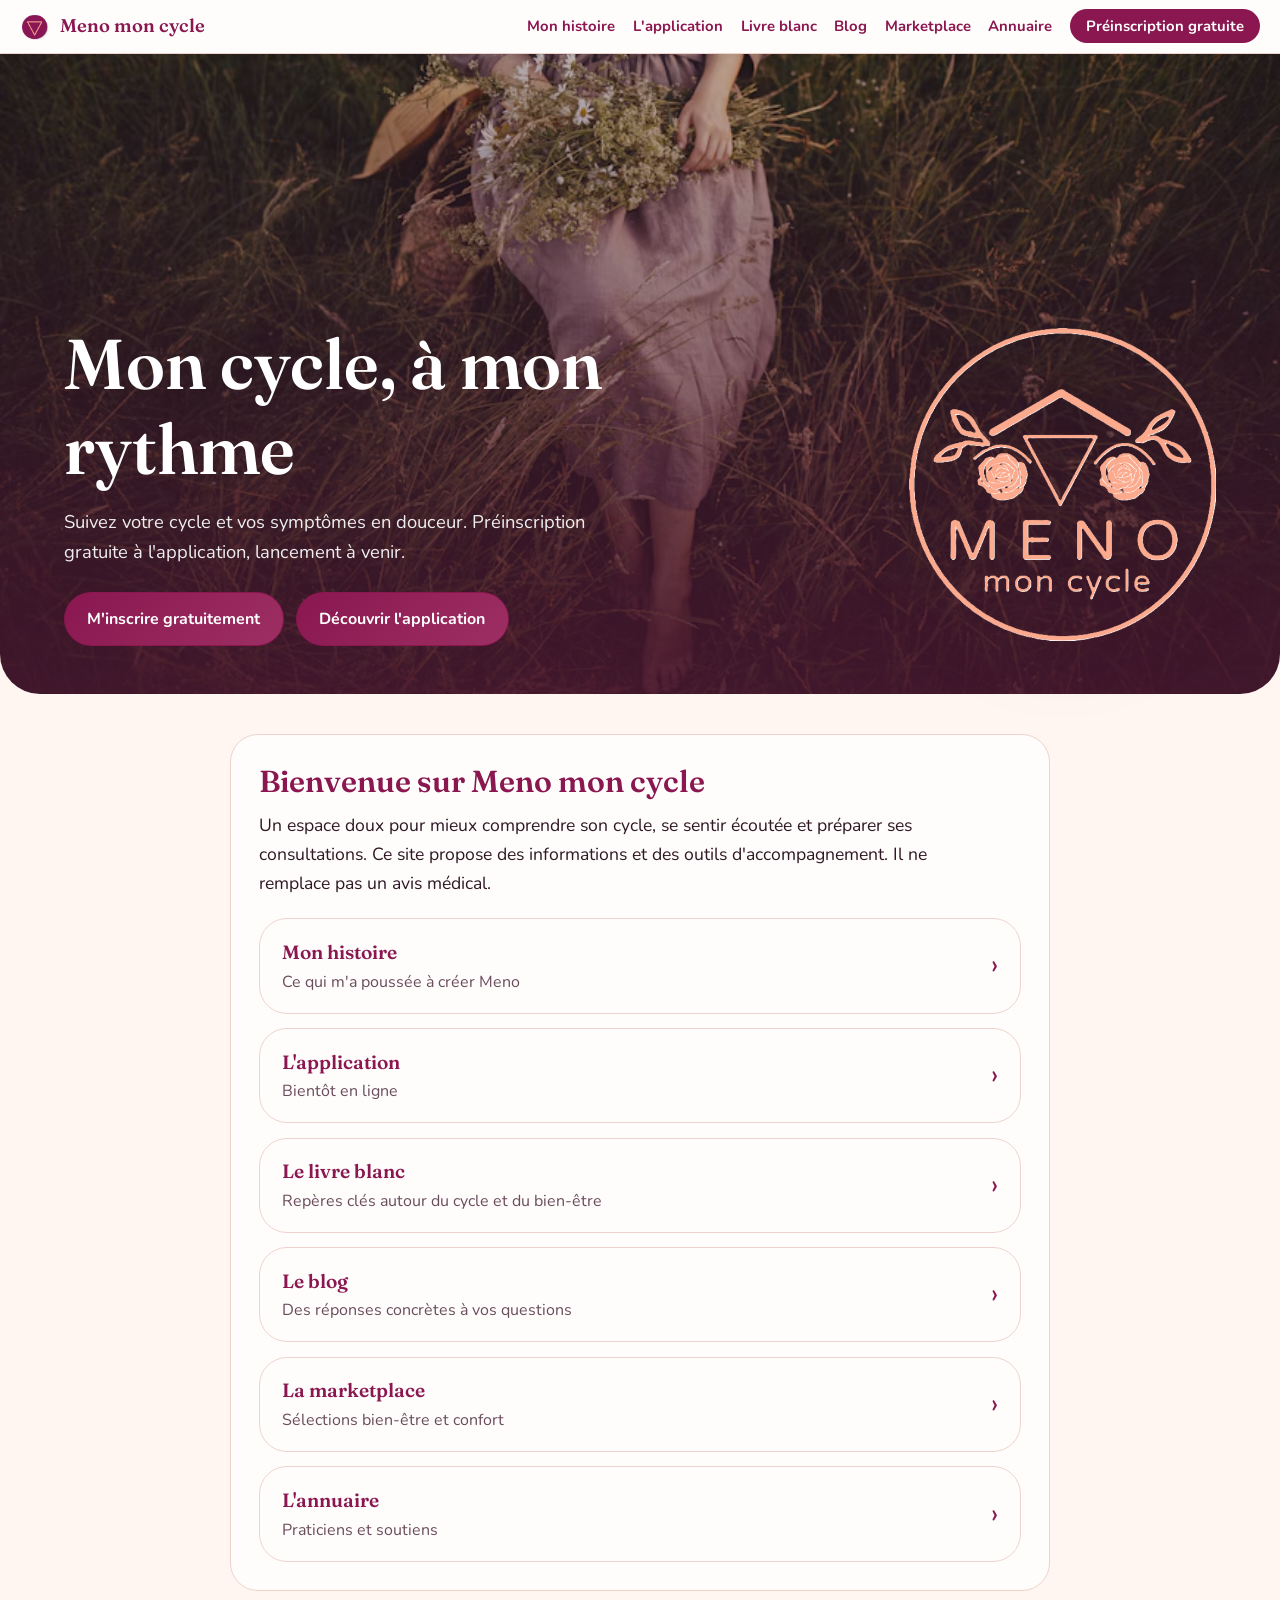
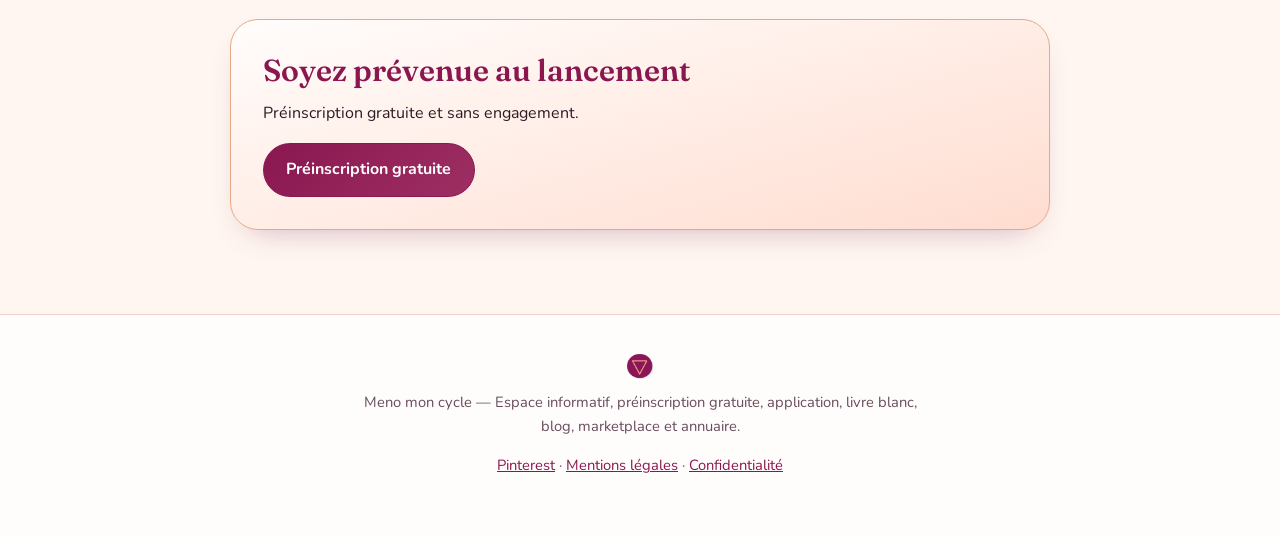
<file: index.html>
<!DOCTYPE html>
<html lang="fr">
<head>
  <meta charset="UTF-8" />
  <meta name="viewport" content="width=device-width, initial-scale=1.0, viewport-fit=cover" />
  <title>Meno mon cycle — Application, préinscription, livre blanc, blog, marketplace & annuaire</title>
  <meta name="description" content="Meno mon cycle : préinscription gratuite à l'application, mon histoire, livre blanc, blog, marketplace et annuaire." />
  <meta name="theme-color" content="#ffd5e1" />
  <link rel="icon" href="./favicon.png" />
  <link rel="apple-touch-icon" href="./apple-touch-icon.png" />
  <link rel="manifest" href="./manifest.webmanifest" />
  <link rel="preconnect" href="https://fonts.googleapis.com" />
  <link rel="preconnect" href="https://fonts.gstatic.com" crossorigin />
  <link href="https://fonts.googleapis.com/css2?family=Fraunces:opsz,wght@9..144,500;9..144,600;9..144,700&family=Nunito:wght@400;600;700&display=swap" rel="stylesheet" />
  <link rel="stylesheet" href="./style.css" />
</head>
<body>
  <div class="meno-splash" id="splash" aria-hidden="true">
    <div class="meno-splash__inner">
      <img src="./logo-meno.png" alt="" class="meno-splash__mark" width="132" height="132" />
      <div class="meno-splash__word">Respirez...</div>
      <div class="meno-splash__bar"><span></span></div>
    </div>
  </div>
  <noscript><style>.meno-splash{display:none}</style></noscript>
  <script>setTimeout(function () { var el = document.getElementById("splash"); if (el) el.remove(); }, 2900);</script>
  <a class="skip-link" href="#contenu">Aller au contenu</a>

  <nav class="main-nav" aria-label="Navigation principale">
    <a href="index.html" class="nav-brand">
      <img src="./favicon.png" alt="" class="nav-logo" width="30" height="30" />
      <span>Meno mon cycle</span>
    </a>
    <button class="nav-toggle" type="button" aria-expanded="false" aria-controls="nav-links">Menu</button>
    <ul class="nav-links" id="nav-links"><li><a href="mon-histoire.html">Mon histoire</a></li><li><a href="application.html">L'application</a></li><li><a href="livre-blanc.html">Livre blanc</a></li><li><a href="blog.html">Blog</a></li><li><a href="marketplace.html">Marketplace</a></li><li><a href="annuaire.html">Annuaire</a></li><li><a href="preinscription.html" class="btn-nav">Préinscription gratuite</a></li></ul>
  </nav>

  <header id="accueil" class="site-header hero">
    <div class="hero-inner">
      <div class="hero-content">
        <h1>Mon cycle, à mon rythme</h1>
        <p class="subtitle">Suivez votre cycle et vos symptômes en douceur. Préinscription gratuite à l'application, lancement à venir.</p>
        <div class="hero-actions">
          <a href="preinscription.html" class="btn btn-light">M'inscrire gratuitement</a>
          <a href="application.html" class="btn btn-ghost">Découvrir l'application</a>
        </div>
      </div>
      <div class="hero-visual">
        <img src="./logo-meno.png" alt="Logo officiel Meno mon cycle" class="hero-logo" />
      </div>
    </div>
  </header>

  <main class="container" id="contenu">
    <section class="card">
      <h2>Bienvenue sur Meno mon cycle</h2>
      <p class="intro">Un espace doux pour mieux comprendre son cycle, se sentir écoutée et préparer ses consultations. Ce site propose des informations et des outils d'accompagnement. Il ne remplace pas un avis médical.</p>
      <div class="link-grid">
        <a class="link-card" href="mon-histoire.html"><span><strong>Mon histoire</strong>Ce qui m'a poussée à créer Meno</span></a>
        <a class="link-card" href="application.html"><span><strong>L'application</strong>Bientôt en ligne</span></a>
        <a class="link-card" href="livre-blanc.html"><span><strong>Le livre blanc</strong>Repères clés autour du cycle et du bien-être</span></a>
        <a class="link-card" href="blog.html"><span><strong>Le blog</strong>Des réponses concrètes à vos questions</span></a>
        <a class="link-card" href="marketplace.html"><span><strong>La marketplace</strong>Sélections bien-être et confort</span></a>
        <a class="link-card" href="annuaire.html"><span><strong>L'annuaire</strong>Praticiens et soutiens</span></a>
      </div>
    </section>
    <section class="card highlight-card">
      <h2>Soyez prévenue au lancement</h2>
      <p>Préinscription gratuite et sans engagement.</p>
      <div class="links-row"><a href="preinscription.html" class="btn">Préinscription gratuite</a></div>
    </section>
  </main>

  <footer class="site-footer">
    <img src="./favicon.png" alt="" class="footer-logo" width="30" height="30" />
    <p>Meno mon cycle — Espace informatif, préinscription gratuite, application, livre blanc, blog, marketplace et annuaire.</p>
    <p><a href="#pinterest">Pinterest</a> · <a href="mentions-legales.html">Mentions légales</a> · <a href="confidentialite.html">Confidentialité</a></p>
  </footer>
  <script src="./script.js" defer></script>
</body>
</html>
</file>
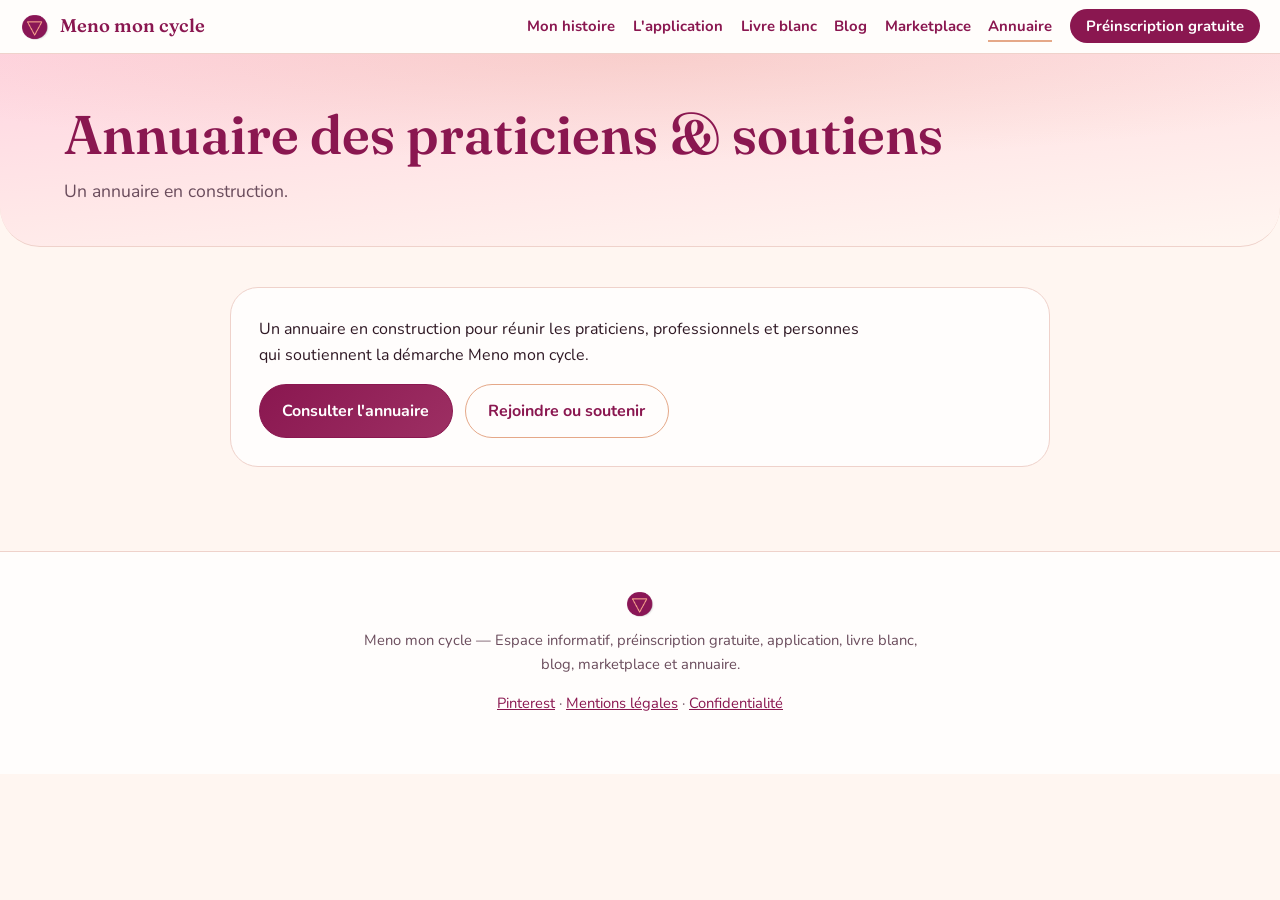
<file: annuaire[1].html>
<!DOCTYPE html>
<html lang="fr">
<head>
  <meta charset="UTF-8" />
  <meta name="viewport" content="width=device-width, initial-scale=1.0, viewport-fit=cover" />
  <title>Annuaire des praticiens & soutiens — Meno mon cycle</title>
  <meta name="description" content="Annuaire en construction des praticiens et soutiens de la démarche Meno mon cycle." />
  <meta name="theme-color" content="#ffd5e1" />
  <link rel="icon" href="./favicon.png" />
  <link rel="apple-touch-icon" href="./apple-touch-icon.png" />
  <link rel="manifest" href="./manifest.webmanifest" />
  <link rel="preconnect" href="https://fonts.googleapis.com" />
  <link rel="preconnect" href="https://fonts.gstatic.com" crossorigin />
  <link href="https://fonts.googleapis.com/css2?family=Fraunces:opsz,wght@9..144,500;9..144,600;9..144,700&family=Nunito:wght@400;600;700&display=swap" rel="stylesheet" />
  <link rel="stylesheet" href="./style.css" />
</head>
<body>
  <a class="skip-link" href="#contenu">Aller au contenu</a>

  <nav class="main-nav" aria-label="Navigation principale">
    <a href="index.html" class="nav-brand">
      <img src="./favicon.png" alt="" class="nav-logo" width="30" height="30" />
      <span>Meno mon cycle</span>
    </a>
    <button class="nav-toggle" type="button" aria-expanded="false" aria-controls="nav-links">Menu</button>
    <ul class="nav-links" id="nav-links"><li><a href="mon-histoire.html">Mon histoire</a></li><li><a href="application.html">L'application</a></li><li><a href="livre-blanc.html">Livre blanc</a></li><li><a href="blog.html">Blog</a></li><li><a href="marketplace.html">Marketplace</a></li><li><a href="annuaire.html" aria-current="page">Annuaire</a></li><li><a href="preinscription.html" class="btn-nav">Préinscription gratuite</a></li></ul>
  </nav>

  <header class="page-hero"><h1>Annuaire des praticiens &amp; soutiens</h1><p>Un annuaire en construction.</p></header>

  <main class="container" id="contenu">
    <section class="card">
      <p>Un annuaire en construction pour réunir les praticiens, professionnels et personnes qui soutiennent la démarche Meno mon cycle.</p>
      <div class="links-row"><a href="#voir-annuaire" class="btn">Consulter l'annuaire</a><a href="#soutenir-ou-apparaitre" class="btn btn-secondary">Rejoindre ou soutenir</a></div>
    </section>
  </main>

  <footer class="site-footer">
    <img src="./favicon.png" alt="" class="footer-logo" width="30" height="30" />
    <p>Meno mon cycle — Espace informatif, préinscription gratuite, application, livre blanc, blog, marketplace et annuaire.</p>
    <p><a href="#pinterest">Pinterest</a> · <a href="mentions-legales.html">Mentions légales</a> · <a href="confidentialite.html">Confidentialité</a></p>
  </footer>
  <script src="./script.js" defer></script>
</body>
</html>
</file>
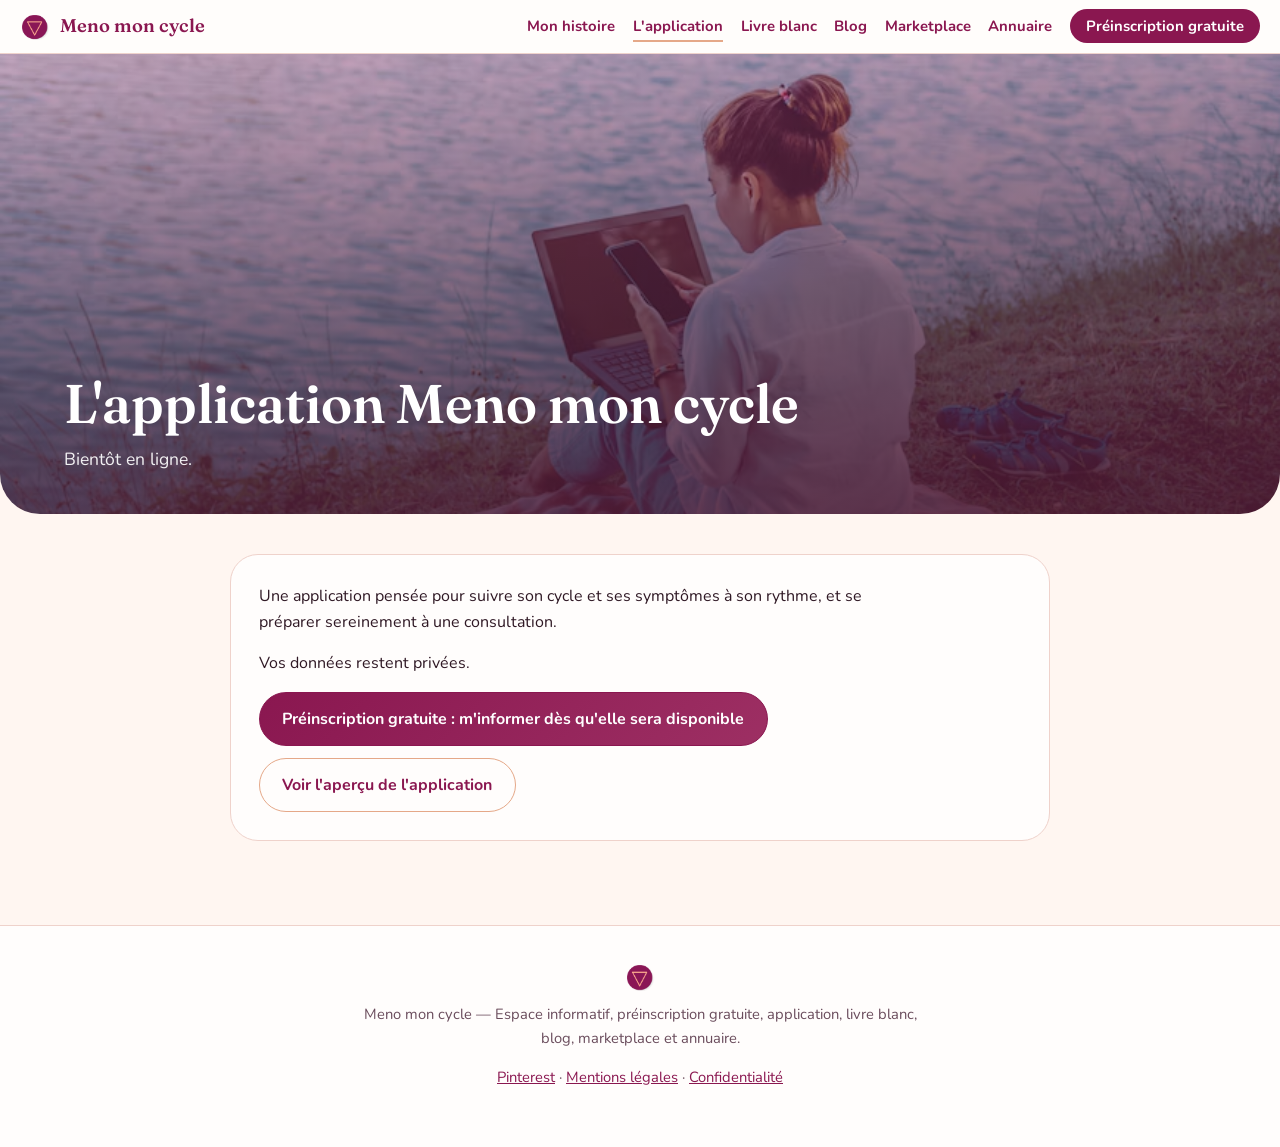
<file: application.html>
<!DOCTYPE html>
<html lang="fr">
<head>
  <meta charset="UTF-8" />
  <meta name="viewport" content="width=device-width, initial-scale=1.0, viewport-fit=cover" />
  <title>L'application — Meno mon cycle</title>
  <meta name="description" content="L'application Meno mon cycle, bientôt en ligne. Préinscription gratuite." />
  <meta name="theme-color" content="#ffd5e1" />
  <link rel="icon" href="./favicon.png" />
  <link rel="apple-touch-icon" href="./apple-touch-icon.png" />
  <link rel="manifest" href="./manifest.webmanifest" />
  <link rel="preconnect" href="https://fonts.googleapis.com" />
  <link rel="preconnect" href="https://fonts.gstatic.com" crossorigin />
  <link href="https://fonts.googleapis.com/css2?family=Fraunces:opsz,wght@9..144,500;9..144,600;9..144,700&family=Nunito:wght@400;600;700&display=swap" rel="stylesheet" />
  <link rel="stylesheet" href="./style.css" />
</head>
<body>
  <div class="meno-splash" id="splash" aria-hidden="true">
    <div class="meno-splash__inner">
      <img src="./logo-meno.png" alt="" class="meno-splash__mark" width="132" height="132" />
      <div class="meno-splash__word">Respirez...</div>
      <div class="meno-splash__bar"><span></span></div>
    </div>
  </div>
  <noscript><style>.meno-splash{display:none}</style></noscript>
  <script>setTimeout(function () { var el = document.getElementById("splash"); if (el) el.remove(); }, 2900);</script>
  <a class="skip-link" href="#contenu">Aller au contenu</a>

  <nav class="main-nav" aria-label="Navigation principale">
    <a href="index.html" class="nav-brand">
      <img src="./favicon.png" alt="" class="nav-logo" width="30" height="30" />
      <span>Meno mon cycle</span>
    </a>
    <button class="nav-toggle" type="button" aria-expanded="false" aria-controls="nav-links">Menu</button>
    <ul class="nav-links" id="nav-links"><li><a href="mon-histoire.html">Mon histoire</a></li><li><a href="application.html" aria-current="page">L'application</a></li><li><a href="livre-blanc.html">Livre blanc</a></li><li><a href="blog.html">Blog</a></li><li><a href="marketplace.html">Marketplace</a></li><li><a href="annuaire.html">Annuaire</a></li><li><a href="preinscription.html" class="btn-nav">Préinscription gratuite</a></li></ul>
  </nav>

 <header class="page-hero has-photo" style="--hero-img: url('./application_ordi_phone.avif');"><h1>L'application Meno mon cycle</h1><p>Bientôt en ligne.</p></header>

  <main class="container" id="contenu">
    <section class="card">
      <p>Une application pensée pour suivre son cycle et ses symptômes à son rythme, et se préparer sereinement à une consultation.</p>
      <p>Vos données restent privées.</p>
      <div class="links-row">
        <a href="preinscription.html" class="btn">Préinscription gratuite : m'informer dès qu'elle sera disponible</a>
        <a href="#lien-vers-application" class="btn btn-secondary">Voir l'aperçu de l'application</a>
      </div>
    </section>
  </main>

  <footer class="site-footer">
    <img src="./favicon.png" alt="" class="footer-logo" width="30" height="30" />
    <p>Meno mon cycle — Espace informatif, préinscription gratuite, application, livre blanc, blog, marketplace et annuaire.</p>
    <p><a href="#pinterest">Pinterest</a> · <a href="mentions-legales.html">Mentions légales</a> · <a href="confidentialite.html">Confidentialité</a></p>
  </footer>
  <script src="./script.js" defer></script>
</body>
</html>
</file>
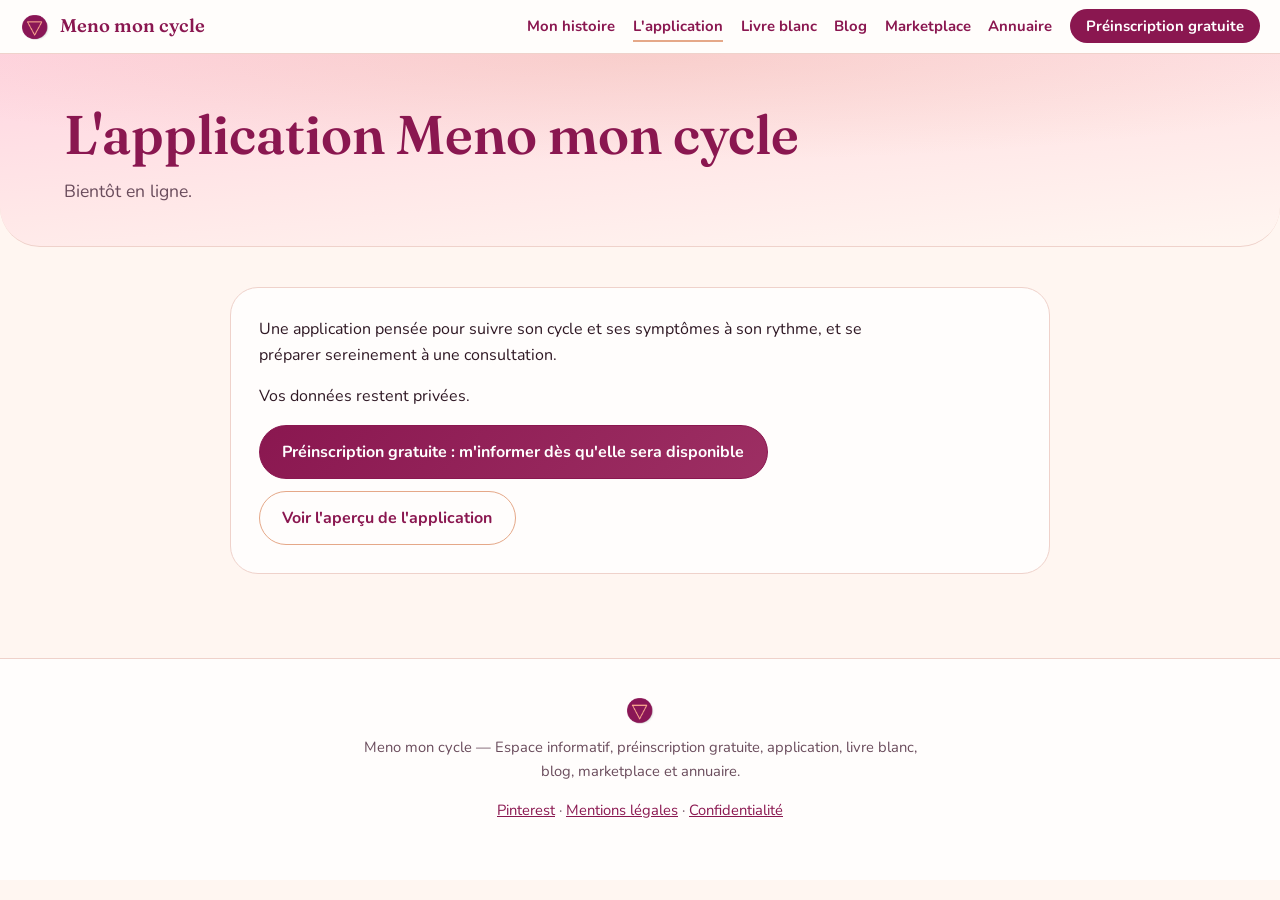
<file: application[1].html>
<!DOCTYPE html>
<html lang="fr">
<head>
  <meta charset="UTF-8" />
  <meta name="viewport" content="width=device-width, initial-scale=1.0, viewport-fit=cover" />
  <title>L'application — Meno mon cycle</title>
  <meta name="description" content="L'application Meno mon cycle, bientôt en ligne. Préinscription gratuite." />
  <meta name="theme-color" content="#ffd5e1" />
  <link rel="icon" href="./favicon.png" />
  <link rel="apple-touch-icon" href="./apple-touch-icon.png" />
  <link rel="manifest" href="./manifest.webmanifest" />
  <link rel="preconnect" href="https://fonts.googleapis.com" />
  <link rel="preconnect" href="https://fonts.gstatic.com" crossorigin />
  <link href="https://fonts.googleapis.com/css2?family=Fraunces:opsz,wght@9..144,500;9..144,600;9..144,700&family=Nunito:wght@400;600;700&display=swap" rel="stylesheet" />
  <link rel="stylesheet" href="./style.css" />
</head>
<body>
  <a class="skip-link" href="#contenu">Aller au contenu</a>

  <nav class="main-nav" aria-label="Navigation principale">
    <a href="index.html" class="nav-brand">
      <img src="./favicon.png" alt="" class="nav-logo" width="30" height="30" />
      <span>Meno mon cycle</span>
    </a>
    <button class="nav-toggle" type="button" aria-expanded="false" aria-controls="nav-links">Menu</button>
    <ul class="nav-links" id="nav-links"><li><a href="mon-histoire.html">Mon histoire</a></li><li><a href="application.html" aria-current="page">L'application</a></li><li><a href="livre-blanc.html">Livre blanc</a></li><li><a href="blog.html">Blog</a></li><li><a href="marketplace.html">Marketplace</a></li><li><a href="annuaire.html">Annuaire</a></li><li><a href="preinscription.html" class="btn-nav">Préinscription gratuite</a></li></ul>
  </nav>

  <header class="page-hero"><h1>L'application Meno mon cycle</h1><p>Bientôt en ligne.</p></header>

  <main class="container" id="contenu">
    <section class="card">
      <p>Une application pensée pour suivre son cycle et ses symptômes à son rythme, et se préparer sereinement à une consultation.</p>
      <p>Vos données restent privées.</p>
      <div class="links-row">
        <a href="preinscription.html" class="btn">Préinscription gratuite : m'informer dès qu'elle sera disponible</a>
        <a href="#lien-vers-application" class="btn btn-secondary">Voir l'aperçu de l'application</a>
      </div>
    </section>
  </main>

  <footer class="site-footer">
    <img src="./favicon.png" alt="" class="footer-logo" width="30" height="30" />
    <p>Meno mon cycle — Espace informatif, préinscription gratuite, application, livre blanc, blog, marketplace et annuaire.</p>
    <p><a href="#pinterest">Pinterest</a> · <a href="mentions-legales.html">Mentions légales</a> · <a href="confidentialite.html">Confidentialité</a></p>
  </footer>
  <script src="./script.js" defer></script>
</body>
</html>
</file>
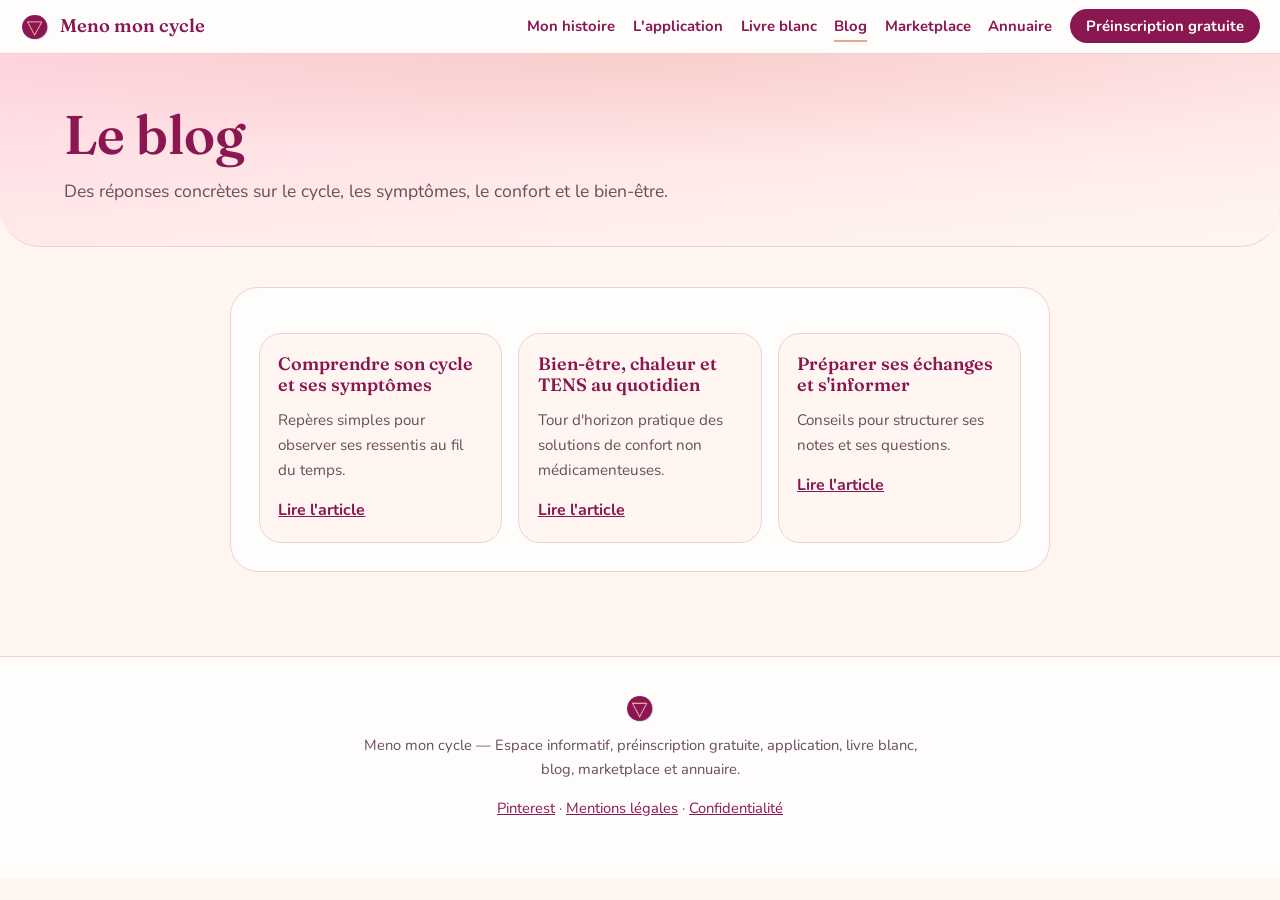
<file: blog[1].html>
<!DOCTYPE html>
<html lang="fr">
<head>
  <meta charset="UTF-8" />
  <meta name="viewport" content="width=device-width, initial-scale=1.0, viewport-fit=cover" />
  <title>Le blog — Meno mon cycle</title>
  <meta name="description" content="Des articles sur le cycle, les symptômes, le confort et le bien-être." />
  <meta name="theme-color" content="#ffd5e1" />
  <link rel="icon" href="./favicon.png" />
  <link rel="apple-touch-icon" href="./apple-touch-icon.png" />
  <link rel="manifest" href="./manifest.webmanifest" />
  <link rel="preconnect" href="https://fonts.googleapis.com" />
  <link rel="preconnect" href="https://fonts.gstatic.com" crossorigin />
  <link href="https://fonts.googleapis.com/css2?family=Fraunces:opsz,wght@9..144,500;9..144,600;9..144,700&family=Nunito:wght@400;600;700&display=swap" rel="stylesheet" />
  <link rel="stylesheet" href="./style.css" />
</head>
<body>
  <a class="skip-link" href="#contenu">Aller au contenu</a>

  <nav class="main-nav" aria-label="Navigation principale">
    <a href="index.html" class="nav-brand">
      <img src="./favicon.png" alt="" class="nav-logo" width="30" height="30" />
      <span>Meno mon cycle</span>
    </a>
    <button class="nav-toggle" type="button" aria-expanded="false" aria-controls="nav-links">Menu</button>
    <ul class="nav-links" id="nav-links"><li><a href="mon-histoire.html">Mon histoire</a></li><li><a href="application.html">L'application</a></li><li><a href="livre-blanc.html">Livre blanc</a></li><li><a href="blog.html" aria-current="page">Blog</a></li><li><a href="marketplace.html">Marketplace</a></li><li><a href="annuaire.html">Annuaire</a></li><li><a href="preinscription.html" class="btn-nav">Préinscription gratuite</a></li></ul>
  </nav>

  <header class="page-hero"><h1>Le blog</h1><p>Des réponses concrètes sur le cycle, les symptômes, le confort et le bien-être.</p></header>

  <main class="container" id="contenu">
    <section class="card">
      <div class="grid-cards">
        <article class="mini-card"><h3>Comprendre son cycle et ses symptômes</h3><p>Repères simples pour observer ses ressentis au fil du temps.</p><a href="#article-1" class="text-link">Lire l'article</a></article>
        <article class="mini-card"><h3>Bien-être, chaleur et TENS au quotidien</h3><p>Tour d'horizon pratique des solutions de confort non médicamenteuses.</p><a href="#article-2" class="text-link">Lire l'article</a></article>
        <article class="mini-card"><h3>Préparer ses échanges et s'informer</h3><p>Conseils pour structurer ses notes et ses questions.</p><a href="#article-3" class="text-link">Lire l'article</a></article>
      </div>
    </section>
  </main>

  <footer class="site-footer">
    <img src="./favicon.png" alt="" class="footer-logo" width="30" height="30" />
    <p>Meno mon cycle — Espace informatif, préinscription gratuite, application, livre blanc, blog, marketplace et annuaire.</p>
    <p><a href="#pinterest">Pinterest</a> · <a href="mentions-legales.html">Mentions légales</a> · <a href="confidentialite.html">Confidentialité</a></p>
  </footer>
  <script src="./script.js" defer></script>
</body>
</html>
</file>
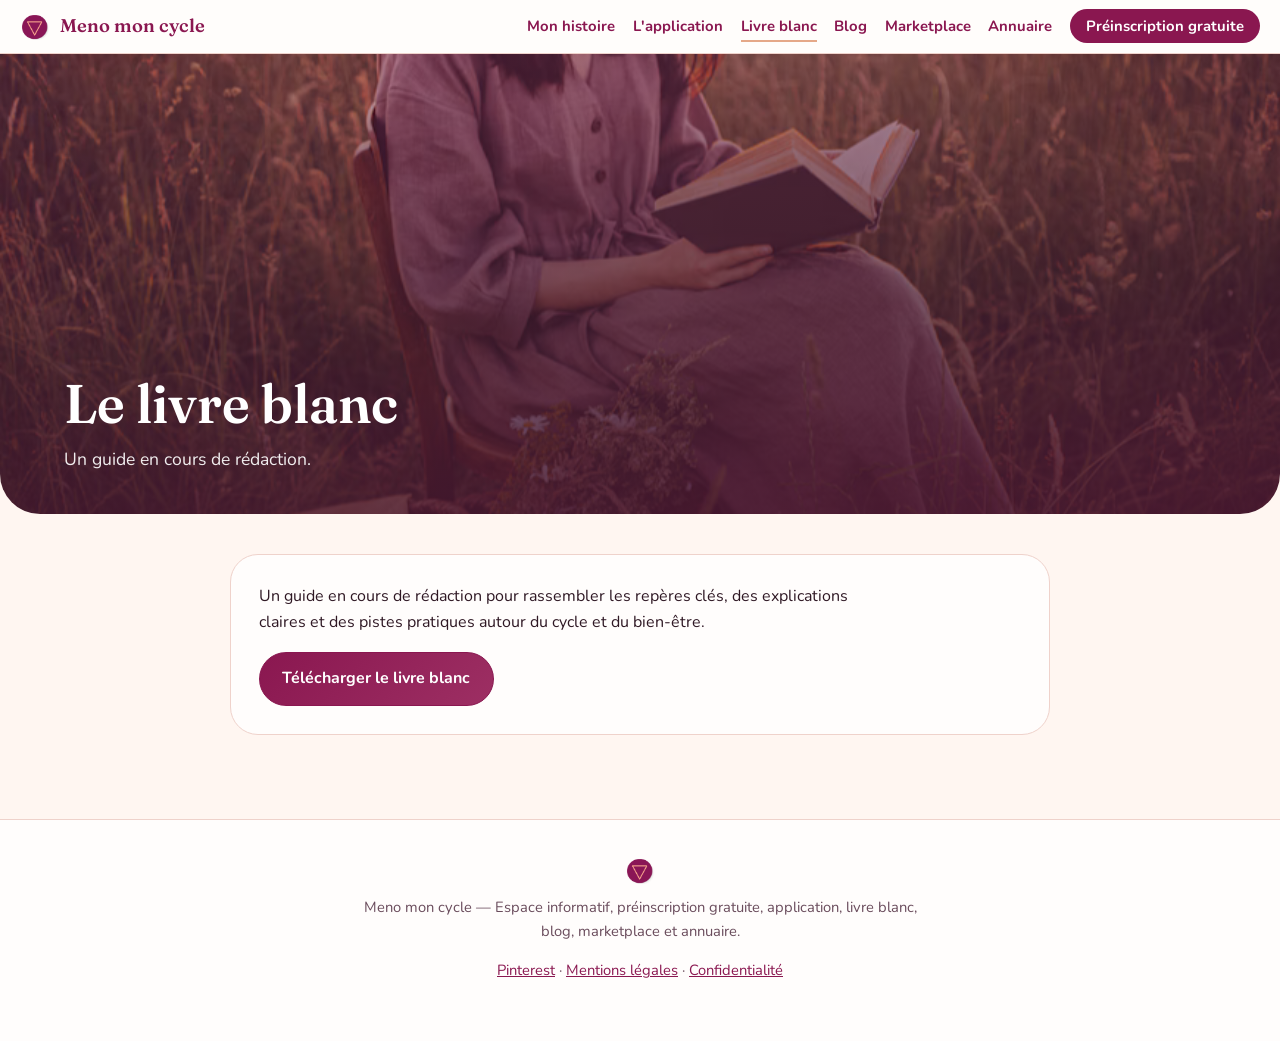
<file: livre-blanc.html>
<!DOCTYPE html>
<html lang="fr">
<head>
  <meta charset="UTF-8" />
  <meta name="viewport" content="width=device-width, initial-scale=1.0, viewport-fit=cover" />
  <title>Le livre blanc — Meno mon cycle</title>
  <meta name="description" content="Un guide en cours de rédaction autour du cycle et du bien-être." />
  <meta name="theme-color" content="#ffd5e1" />
  <link rel="icon" href="./favicon.png" />
  <link rel="apple-touch-icon" href="./apple-touch-icon.png" />
  <link rel="manifest" href="./manifest.webmanifest" />
  <link rel="preconnect" href="https://fonts.googleapis.com" />
  <link rel="preconnect" href="https://fonts.gstatic.com" crossorigin />
  <link href="https://fonts.googleapis.com/css2?family=Fraunces:opsz,wght@9..144,500;9..144,600;9..144,700&family=Nunito:wght@400;600;700&display=swap" rel="stylesheet" />
  <link rel="stylesheet" href="./style.css" />
</head>
<body>
  <div class="meno-splash" id="splash" aria-hidden="true">
    <div class="meno-splash__inner">
      <img src="./logo-meno.png" alt="" class="meno-splash__mark" width="132" height="132" />
      <div class="meno-splash__word">Respirez...</div>
      <div class="meno-splash__bar"><span></span></div>
    </div>
  </div>
  <noscript><style>.meno-splash{display:none}</style></noscript>
  <script>setTimeout(function () { var el = document.getElementById("splash"); if (el) el.remove(); }, 2900);</script>
  <a class="skip-link" href="#contenu">Aller au contenu</a>

  <nav class="main-nav" aria-label="Navigation principale">
    <a href="index.html" class="nav-brand">
      <img src="./favicon.png" alt="" class="nav-logo" width="30" height="30" />
      <span>Meno mon cycle</span>
    </a>
    <button class="nav-toggle" type="button" aria-expanded="false" aria-controls="nav-links">Menu</button>
    <ul class="nav-links" id="nav-links"><li><a href="mon-histoire.html">Mon histoire</a></li><li><a href="application.html">L'application</a></li><li><a href="livre-blanc.html" aria-current="page">Livre blanc</a></li><li><a href="blog.html">Blog</a></li><li><a href="marketplace.html">Marketplace</a></li><li><a href="annuaire.html">Annuaire</a></li><li><a href="preinscription.html" class="btn-nav">Préinscription gratuite</a></li></ul>
  </nav>

<header class="page-hero has-photo" style="--hero-img: url('./livre-ouvert-bonne coupe.png');"><h1>Le livre blanc</h1><p>Un guide en cours de rédaction.</p></header>

  <main class="container" id="contenu">
    <section class="card">
      <p>Un guide en cours de rédaction pour rassembler les repères clés, des explications claires et des pistes pratiques autour du cycle et du bien-être.</p>
      <div class="links-row"><a href="#telechargement-livre-blanc" class="btn">Télécharger le livre blanc</a></div>
    </section>
  </main>

  <footer class="site-footer">
    <img src="./favicon.png" alt="" class="footer-logo" width="30" height="30" />
    <p>Meno mon cycle — Espace informatif, préinscription gratuite, application, livre blanc, blog, marketplace et annuaire.</p>
    <p><a href="#pinterest">Pinterest</a> · <a href="mentions-legales.html">Mentions légales</a> · <a href="confidentialite.html">Confidentialité</a></p>
  </footer>
  <script src="./script.js" defer></script>
</body>
</html>
</file>
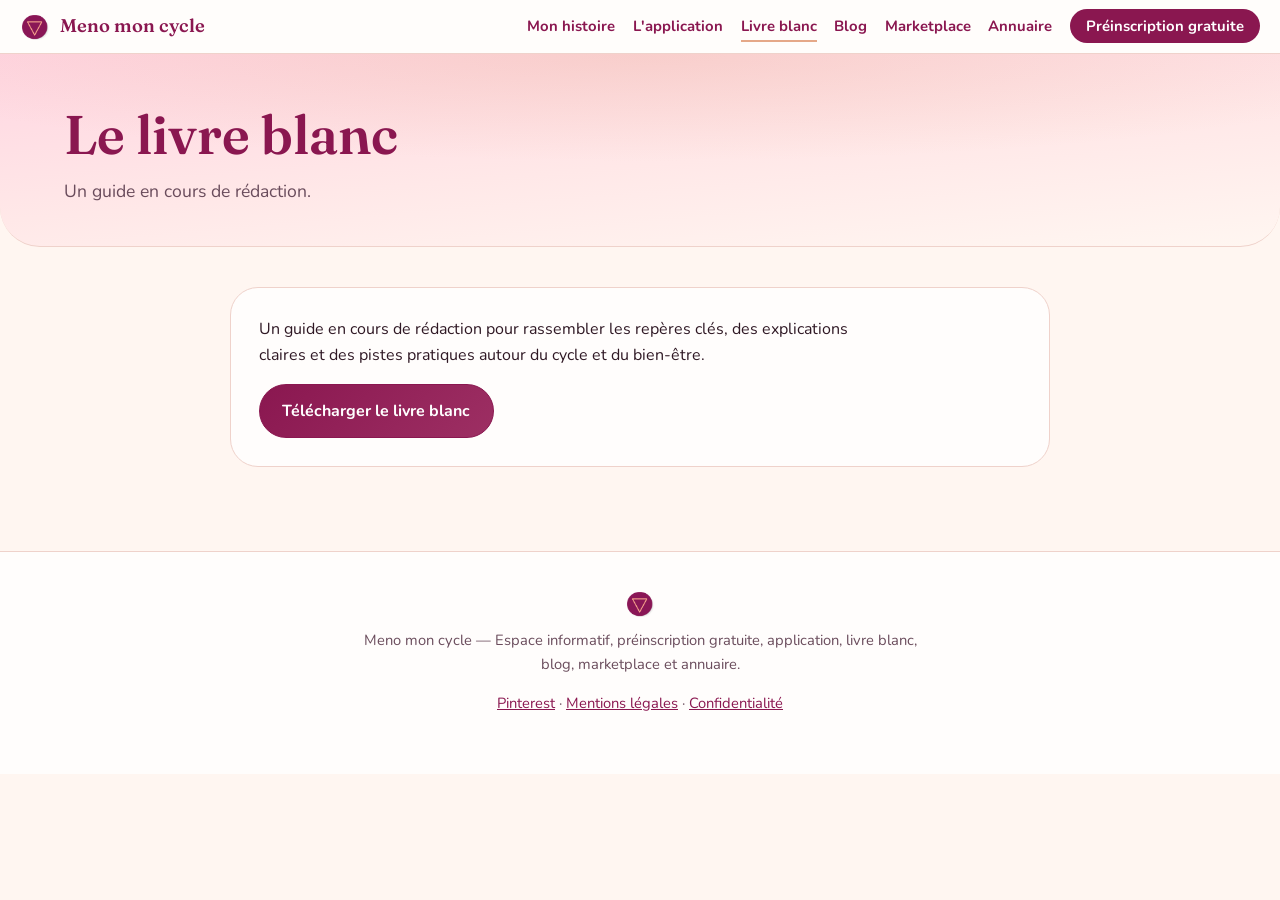
<file: livre-blanc[1].html>
<!DOCTYPE html>
<html lang="fr">
<head>
  <meta charset="UTF-8" />
  <meta name="viewport" content="width=device-width, initial-scale=1.0, viewport-fit=cover" />
  <title>Le livre blanc — Meno mon cycle</title>
  <meta name="description" content="Un guide en cours de rédaction autour du cycle et du bien-être." />
  <meta name="theme-color" content="#ffd5e1" />
  <link rel="icon" href="./favicon.png" />
  <link rel="apple-touch-icon" href="./apple-touch-icon.png" />
  <link rel="manifest" href="./manifest.webmanifest" />
  <link rel="preconnect" href="https://fonts.googleapis.com" />
  <link rel="preconnect" href="https://fonts.gstatic.com" crossorigin />
  <link href="https://fonts.googleapis.com/css2?family=Fraunces:opsz,wght@9..144,500;9..144,600;9..144,700&family=Nunito:wght@400;600;700&display=swap" rel="stylesheet" />
  <link rel="stylesheet" href="./style.css" />
</head>
<body>
  <a class="skip-link" href="#contenu">Aller au contenu</a>

  <nav class="main-nav" aria-label="Navigation principale">
    <a href="index.html" class="nav-brand">
      <img src="./favicon.png" alt="" class="nav-logo" width="30" height="30" />
      <span>Meno mon cycle</span>
    </a>
    <button class="nav-toggle" type="button" aria-expanded="false" aria-controls="nav-links">Menu</button>
    <ul class="nav-links" id="nav-links"><li><a href="mon-histoire.html">Mon histoire</a></li><li><a href="application.html">L'application</a></li><li><a href="livre-blanc.html" aria-current="page">Livre blanc</a></li><li><a href="blog.html">Blog</a></li><li><a href="marketplace.html">Marketplace</a></li><li><a href="annuaire.html">Annuaire</a></li><li><a href="preinscription.html" class="btn-nav">Préinscription gratuite</a></li></ul>
  </nav>

  <header class="page-hero"><h1>Le livre blanc</h1><p>Un guide en cours de rédaction.</p></header>

  <main class="container" id="contenu">
    <section class="card">
      <p>Un guide en cours de rédaction pour rassembler les repères clés, des explications claires et des pistes pratiques autour du cycle et du bien-être.</p>
      <div class="links-row"><a href="#telechargement-livre-blanc" class="btn">Télécharger le livre blanc</a></div>
    </section>
  </main>

  <footer class="site-footer">
    <img src="./favicon.png" alt="" class="footer-logo" width="30" height="30" />
    <p>Meno mon cycle — Espace informatif, préinscription gratuite, application, livre blanc, blog, marketplace et annuaire.</p>
    <p><a href="#pinterest">Pinterest</a> · <a href="mentions-legales.html">Mentions légales</a> · <a href="confidentialite.html">Confidentialité</a></p>
  </footer>
  <script src="./script.js" defer></script>
</body>
</html>
</file>
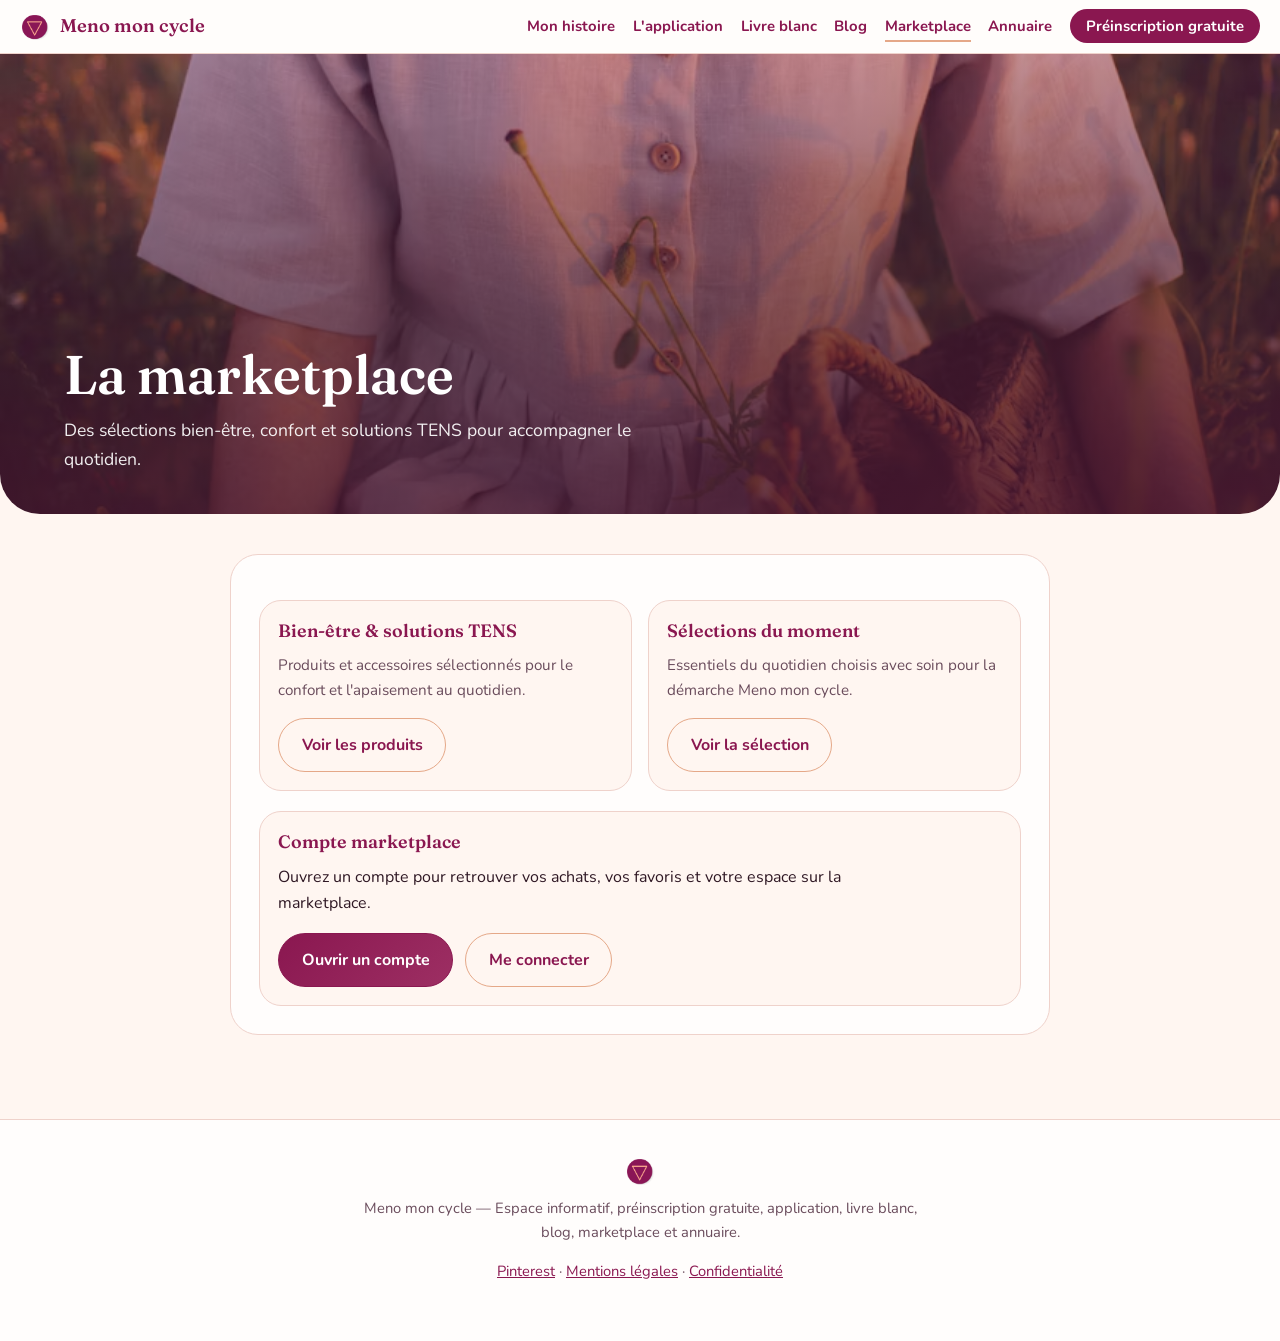
<file: marketplace.html>
<!DOCTYPE html>
<html lang="fr">
<head>
  <meta charset="UTF-8" />
  <meta name="viewport" content="width=device-width, initial-scale=1.0, viewport-fit=cover" />
  <title>La marketplace — Meno mon cycle</title>
  <meta name="description" content="Sélections bien-être, confort et solutions TENS." />
  <meta name="theme-color" content="#ffd5e1" />
  <link rel="icon" href="./favicon.png" />
  <link rel="apple-touch-icon" href="./apple-touch-icon.png" />
  <link rel="manifest" href="./manifest.webmanifest" />
  <link rel="preconnect" href="https://fonts.googleapis.com" />
  <link rel="preconnect" href="https://fonts.gstatic.com" crossorigin />
  <link href="https://fonts.googleapis.com/css2?family=Fraunces:opsz,wght@9..144,500;9..144,600;9..144,700&family=Nunito:wght@400;600;700&display=swap" rel="stylesheet" />
  <link rel="stylesheet" href="./style.css" />
</head>
<body>
  <div class="meno-splash" id="splash" aria-hidden="true">
    <div class="meno-splash__inner">
      <img src="./logo-meno.png" alt="" class="meno-splash__mark" width="132" height="132" />
      <div class="meno-splash__word">Respirez...</div>
      <div class="meno-splash__bar"><span></span></div>
    </div>
  </div>
  <noscript><style>.meno-splash{display:none}</style></noscript>
  <script>setTimeout(function () { var el = document.getElementById("splash"); if (el) el.remove(); }, 2900);</script>
  <a class="skip-link" href="#contenu">Aller au contenu</a>

  <nav class="main-nav" aria-label="Navigation principale">
    <a href="index.html" class="nav-brand">
      <img src="./favicon.png" alt="" class="nav-logo" width="30" height="30" />
      <span>Meno mon cycle</span>
    </a>
    <button class="nav-toggle" type="button" aria-expanded="false" aria-controls="nav-links">Menu</button>
    <ul class="nav-links" id="nav-links"><li><a href="mon-histoire.html">Mon histoire</a></li><li><a href="application.html">L'application</a></li><li><a href="livre-blanc.html">Livre blanc</a></li><li><a href="blog.html">Blog</a></li><li><a href="marketplace.html" aria-current="page">Marketplace</a></li><li><a href="annuaire.html">Annuaire</a></li><li><a href="preinscription.html" class="btn-nav">Préinscription gratuite</a></li></ul>
  </nav>

 <header class="page-hero has-photo" style="--hero-img: url('./panier-marketplace.avif');"><h1>La marketplace</h1><p>Des sélections bien-être, confort et solutions TENS pour accompagner le quotidien.</p></header>

  <main class="container" id="contenu">
    <section class="card">
      <div class="grid-cards">
        <article class="mini-card"><h3>Bien-être &amp; solutions TENS</h3><p>Produits et accessoires sélectionnés pour le confort et l'apaisement au quotidien.</p><a href="#produits-tens" class="btn btn-secondary">Voir les produits</a></article>
        <article class="mini-card"><h3>Sélections du moment</h3><p>Essentiels du quotidien choisis avec soin pour la démarche Meno mon cycle.</p><a href="#selections" class="btn btn-secondary">Voir la sélection</a></article>
      </div>
      <div id="compte-marketplace" class="account-box">
        <h3>Compte marketplace</h3>
        <p>Ouvrez un compte pour retrouver vos achats, vos favoris et votre espace sur la marketplace.</p>
        <div class="links-row"><a href="#ouvrir-un-compte" class="btn">Ouvrir un compte</a><a href="#se-connecter" class="btn btn-secondary">Me connecter</a></div>
      </div>
    </section>
  </main>

  <footer class="site-footer">
    <img src="./favicon.png" alt="" class="footer-logo" width="30" height="30" />
    <p>Meno mon cycle — Espace informatif, préinscription gratuite, application, livre blanc, blog, marketplace et annuaire.</p>
    <p><a href="#pinterest">Pinterest</a> · <a href="mentions-legales.html">Mentions légales</a> · <a href="confidentialite.html">Confidentialité</a></p>
  </footer>
  <script src="./script.js" defer></script>
</body>
</html>
</file>
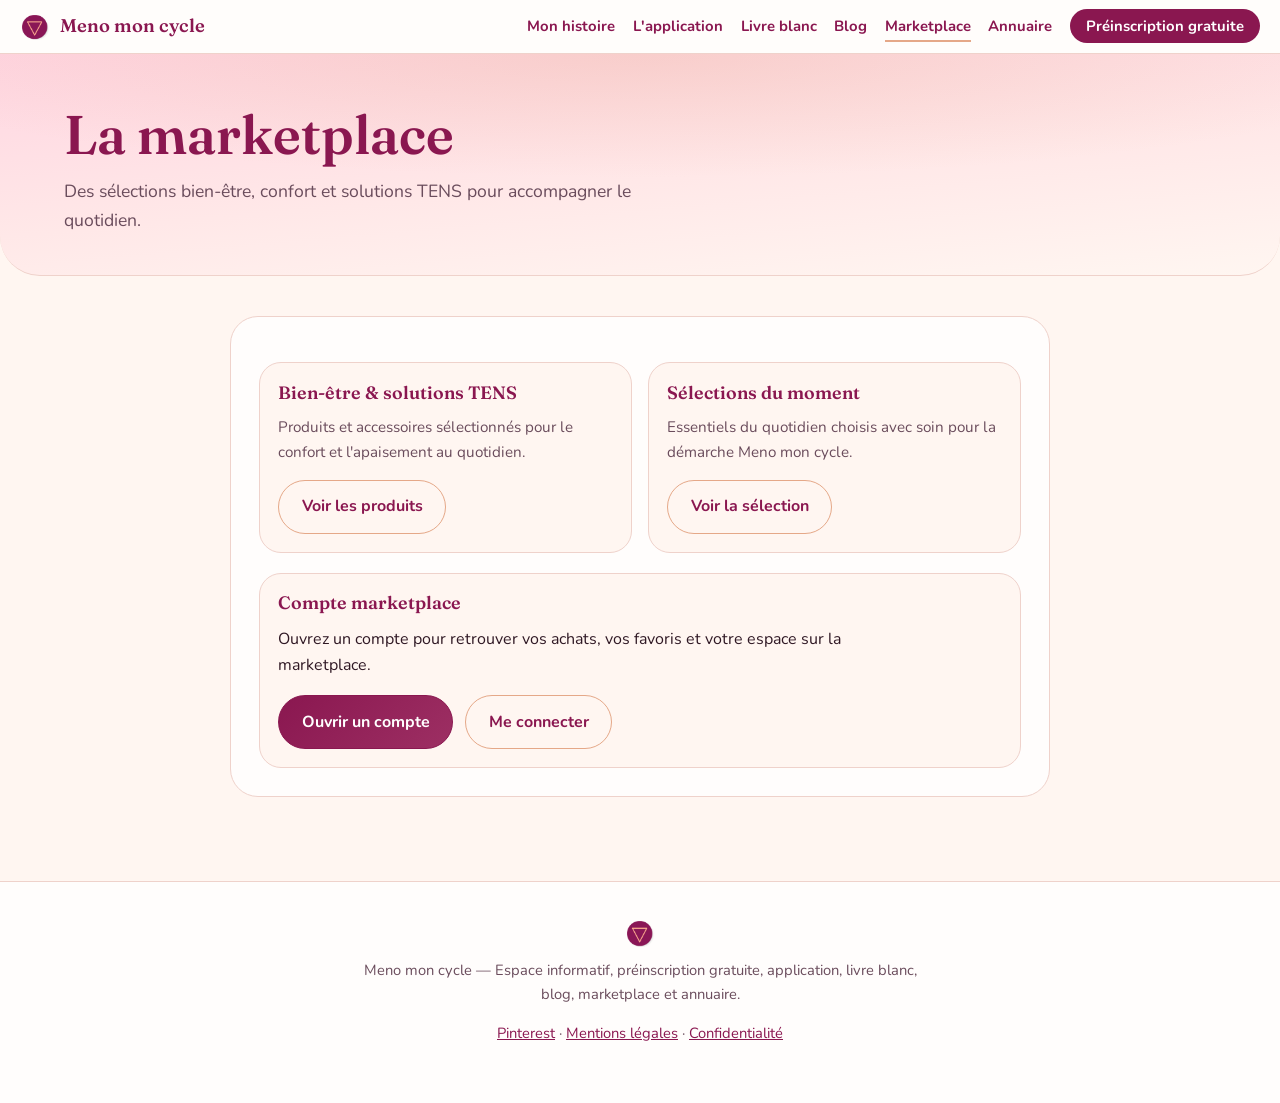
<file: marketplace[1].html>
<!DOCTYPE html>
<html lang="fr">
<head>
  <meta charset="UTF-8" />
  <meta name="viewport" content="width=device-width, initial-scale=1.0, viewport-fit=cover" />
  <title>La marketplace — Meno mon cycle</title>
  <meta name="description" content="Sélections bien-être, confort et solutions TENS." />
  <meta name="theme-color" content="#ffd5e1" />
  <link rel="icon" href="./favicon.png" />
  <link rel="apple-touch-icon" href="./apple-touch-icon.png" />
  <link rel="manifest" href="./manifest.webmanifest" />
  <link rel="preconnect" href="https://fonts.googleapis.com" />
  <link rel="preconnect" href="https://fonts.gstatic.com" crossorigin />
  <link href="https://fonts.googleapis.com/css2?family=Fraunces:opsz,wght@9..144,500;9..144,600;9..144,700&family=Nunito:wght@400;600;700&display=swap" rel="stylesheet" />
  <link rel="stylesheet" href="./style.css" />
</head>
<body>
  <a class="skip-link" href="#contenu">Aller au contenu</a>

  <nav class="main-nav" aria-label="Navigation principale">
    <a href="index.html" class="nav-brand">
      <img src="./favicon.png" alt="" class="nav-logo" width="30" height="30" />
      <span>Meno mon cycle</span>
    </a>
    <button class="nav-toggle" type="button" aria-expanded="false" aria-controls="nav-links">Menu</button>
    <ul class="nav-links" id="nav-links"><li><a href="mon-histoire.html">Mon histoire</a></li><li><a href="application.html">L'application</a></li><li><a href="livre-blanc.html">Livre blanc</a></li><li><a href="blog.html">Blog</a></li><li><a href="marketplace.html" aria-current="page">Marketplace</a></li><li><a href="annuaire.html">Annuaire</a></li><li><a href="preinscription.html" class="btn-nav">Préinscription gratuite</a></li></ul>
  </nav>

  <header class="page-hero"><h1>La marketplace</h1><p>Des sélections bien-être, confort et solutions TENS pour accompagner le quotidien.</p></header>

  <main class="container" id="contenu">
    <section class="card">
      <div class="grid-cards">
        <article class="mini-card"><h3>Bien-être &amp; solutions TENS</h3><p>Produits et accessoires sélectionnés pour le confort et l'apaisement au quotidien.</p><a href="#produits-tens" class="btn btn-secondary">Voir les produits</a></article>
        <article class="mini-card"><h3>Sélections du moment</h3><p>Essentiels du quotidien choisis avec soin pour la démarche Meno mon cycle.</p><a href="#selections" class="btn btn-secondary">Voir la sélection</a></article>
      </div>
      <div id="compte-marketplace" class="account-box">
        <h3>Compte marketplace</h3>
        <p>Ouvrez un compte pour retrouver vos achats, vos favoris et votre espace sur la marketplace.</p>
        <div class="links-row"><a href="#ouvrir-un-compte" class="btn">Ouvrir un compte</a><a href="#se-connecter" class="btn btn-secondary">Me connecter</a></div>
      </div>
    </section>
  </main>

  <footer class="site-footer">
    <img src="./favicon.png" alt="" class="footer-logo" width="30" height="30" />
    <p>Meno mon cycle — Espace informatif, préinscription gratuite, application, livre blanc, blog, marketplace et annuaire.</p>
    <p><a href="#pinterest">Pinterest</a> · <a href="mentions-legales.html">Mentions légales</a> · <a href="confidentialite.html">Confidentialité</a></p>
  </footer>
  <script src="./script.js" defer></script>
</body>
</html>
</file>
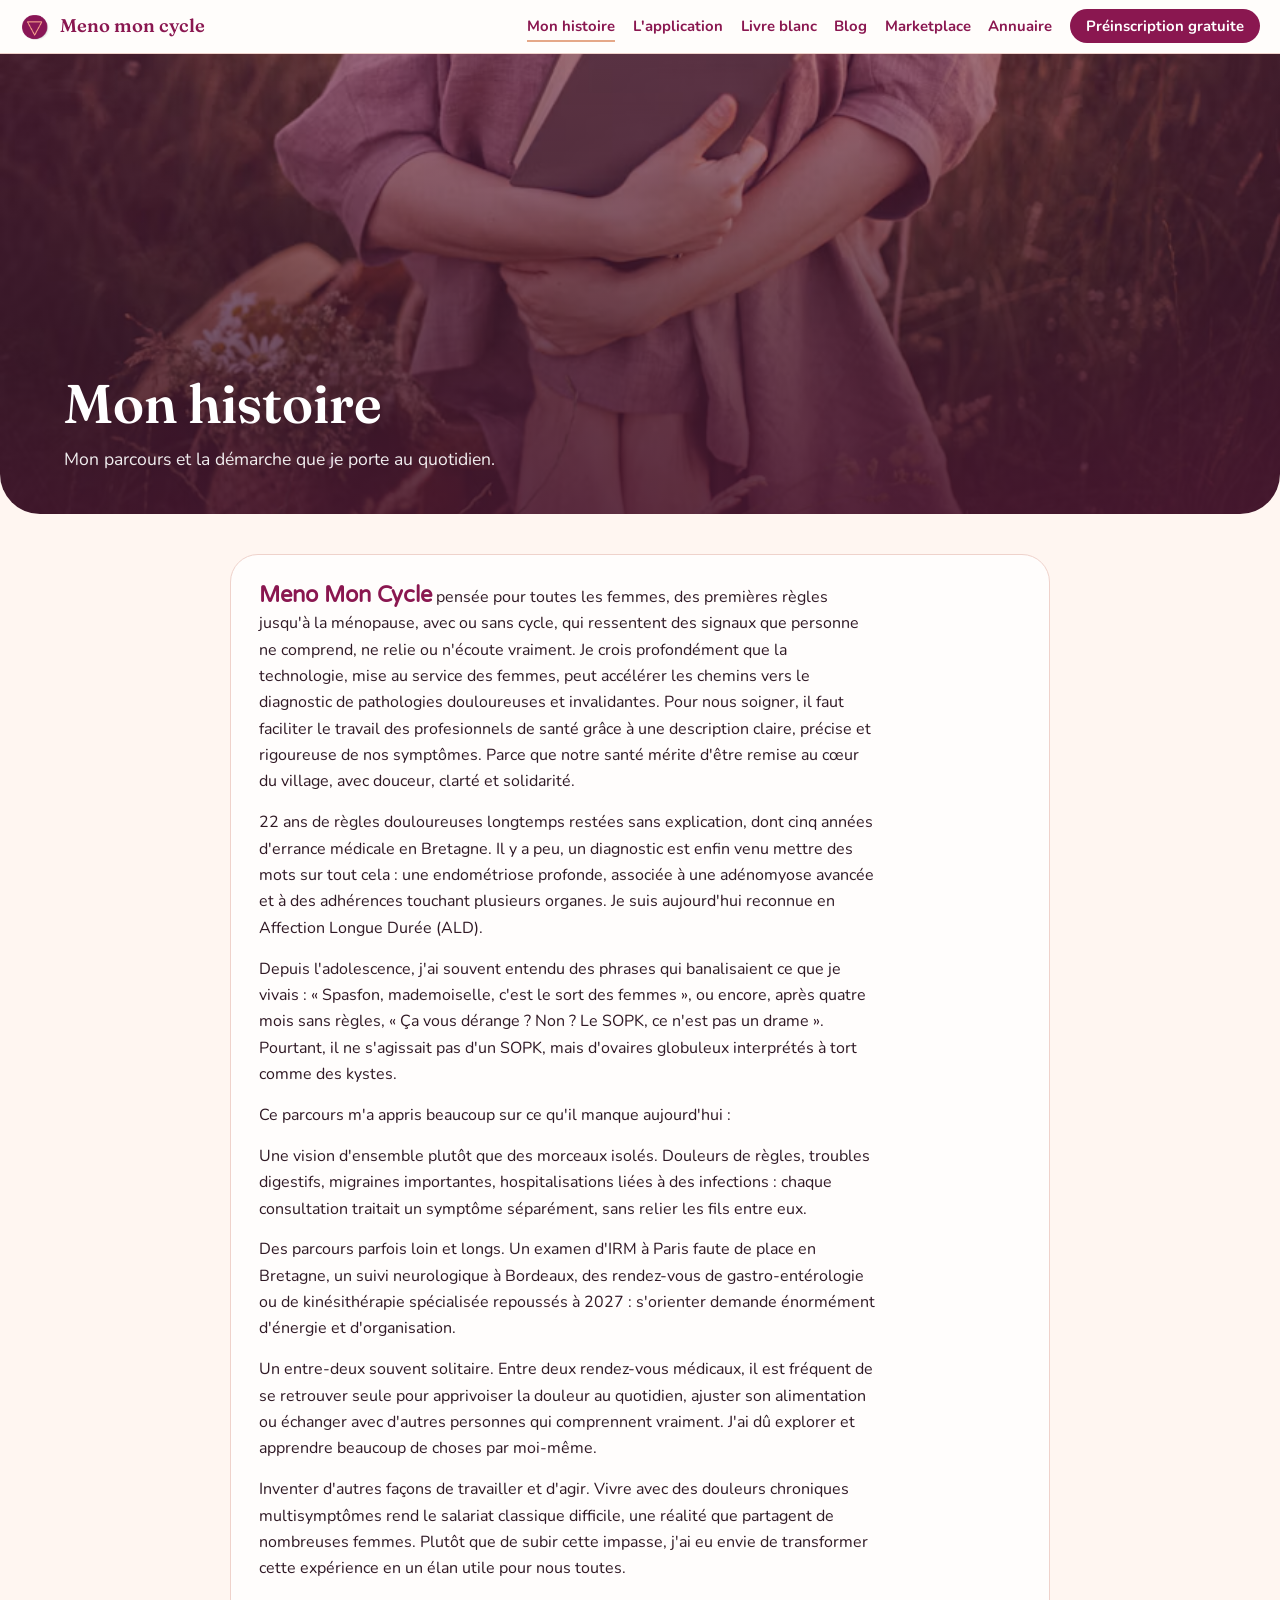
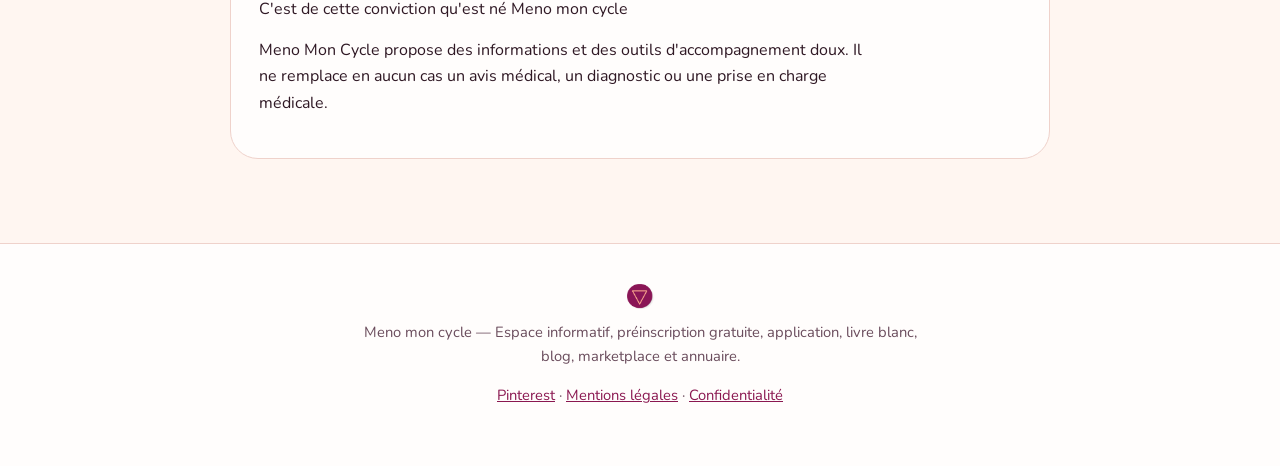
<file: mon-histoire.html>
<!DOCTYPE html>
<html lang="fr">
<head>
  <meta charset="UTF-8" />
  <meta name="viewport" content="width=device-width, initial-scale=1.0, viewport-fit=cover" />
  <title>Mon histoire — Meno mon cycle</title>
  <meta name="description" content="Mon parcours et ce qui m'a poussée à lancer Meno mon cycle." />
  <meta name="theme-color" content="#ffd5e1" />
  <link rel="icon" href="./favicon.png" />
  <link rel="apple-touch-icon" href="./apple-touch-icon.png" />
  <link rel="manifest" href="./manifest.webmanifest" />
  <link rel="preconnect" href="https://fonts.googleapis.com" />
  <link rel="preconnect" href="https://fonts.gstatic.com" crossorigin />
  <link href="https://fonts.googleapis.com/css2?family=Fraunces:opsz,wght@9..144,500;9..144,600;9..144,700&family=Nunito:wght@400;600;700&family=Varela+Round&display=swap" rel="stylesheet" />
  <link rel="stylesheet" href="./style.css" />
</head>
<body>
  <div class="meno-splash" id="splash" aria-hidden="true">
    <div class="meno-splash__inner">
      <img src="./logo-meno.png" alt="" class="meno-splash__mark" width="132" height="132" />
      <div class="meno-splash__word">Respirez...</div>
      <div class="meno-splash__bar"><span></span></div>
    </div>
  </div>
  <noscript><style>.meno-splash{display:none}</style></noscript>
  <script>setTimeout(function () { var el = document.getElementById("splash"); if (el) el.remove(); }, 2900);</script>
  <a class="skip-link" href="#contenu">Aller au contenu</a>

  <nav class="main-nav" aria-label="Navigation principale">
    <a href="index.html" class="nav-brand">
      <img src="./favicon.png" alt="" class="nav-logo" width="30" height="30" />
      <span>Meno mon cycle</span>
    </a>
    <button class="nav-toggle" type="button" aria-expanded="false" aria-controls="nav-links">Menu</button>
    <ul class="nav-links" id="nav-links"><li><a href="mon-histoire.html" aria-current="page">Mon histoire</a></li><li><a href="application.html">L'application</a></li><li><a href="livre-blanc.html">Livre blanc</a></li><li><a href="blog.html">Blog</a></li><li><a href="marketplace.html">Marketplace</a></li><li><a href="annuaire.html">Annuaire</a></li><li><a href="preinscription.html" class="btn-nav">Préinscription gratuite</a></li></ul>
  </nav>

<header class="page-hero has-photo" style="--hero-img: url('./livre_mon_histoire.avif');"><h1>Mon histoire</h1><p>Mon parcours et la démarche que je porte au quotidien.</p></header>

  <main class="container" id="contenu">
    <section class="card">
      <p>
        <span class="meno-brand">Meno Mon Cycle</span> pensée pour toutes les femmes, des premières règles jusqu'à la ménopause, avec ou sans cycle, 
        qui ressentent des signaux que personne ne comprend, ne relie ou n'écoute vraiment. 
        Je crois profondément que la technologie, mise au service des femmes, peut accélérer les chemins vers le diagnostic de 
        pathologies douloureuses et invalidantes. Pour nous soigner, il faut faciliter le travail des profesionnels de santé grâce à
        une description claire, précise et rigoureuse de nos symptômes. Parce que notre santé mérite d'être remise au cœur du village,
        avec douceur, clarté et solidarité.
      </p>
      <p>22 ans de règles douloureuses longtemps restées sans explication, dont cinq années d'errance 
        médicale en Bretagne. Il y a peu, un diagnostic est enfin venu mettre des mots sur tout cela : une endométriose profonde, 
        associée à une adénomyose avancée et à des adhérences touchant plusieurs organes. Je suis aujourd'hui reconnue en 
        Affection Longue Durée (ALD).
       </p>
       <p>Depuis l'adolescence, j'ai souvent entendu des phrases qui banalisaient ce que je vivais : « Spasfon, mademoiselle, 
         c'est le sort des femmes », ou encore, après quatre mois sans règles, « Ça vous dérange ? Non ? Le SOPK, 
         ce n'est pas un drame ». Pourtant, il ne s'agissait pas d'un SOPK, mais d'ovaires globuleux interprétés à tort comme 
         des kystes.
       </p>
      <p>Ce parcours m'a appris beaucoup sur ce qu'il manque aujourd'hui :
      </p>
      <p>Une vision d'ensemble plutôt que des morceaux isolés. Douleurs de règles, troubles digestifs, migraines importantes, 
      hospitalisations liées à des infections : chaque consultation traitait un symptôme séparément, sans relier les fils 
      entre eux.
      </p>
      <p>Des parcours parfois loin et longs. Un examen d'IRM à Paris faute de place en Bretagne, un suivi neurologique à Bordeaux, 
        des rendez-vous de gastro-entérologie ou de kinésithérapie spécialisée repoussés à 2027 : s'orienter demande énormément d'énergie et
        d'organisation.
      </p>
      <p>Un entre-deux souvent solitaire. Entre deux rendez-vous médicaux, il est fréquent de se retrouver seule pour apprivoiser 
        la douleur au quotidien, ajuster son alimentation ou échanger avec d'autres personnes qui comprennent vraiment. 
        J'ai dû explorer et apprendre beaucoup de choses par moi-même.
      </p>
      <p>Inventer d'autres façons de travailler et d'agir. Vivre avec des douleurs chroniques multisymptômes rend le salariat 
        classique difficile, une réalité que partagent de nombreuses femmes. Plutôt que de subir cette impasse, 
        j'ai eu envie de transformer cette expérience en un élan utile pour nous toutes.
       </p>  
       <p>C'est de cette conviction qu'est né Meno mon cycle</p>  
      <p>Meno Mon Cycle propose des informations et des outils d'accompagnement doux. Il ne remplace en aucun cas un avis médical, 
        un diagnostic ou une prise en charge médicale.</p>
    </section>
  </main>

  <footer class="site-footer">
    <img src="./favicon.png" alt="" class="footer-logo" width="30" height="30" />
    <p>Meno mon cycle — Espace informatif, préinscription gratuite, application, livre blanc, blog, marketplace et annuaire.</p>
    <p><a href="#pinterest">Pinterest</a> · <a href="mentions-legales.html">Mentions légales</a> · <a href="confidentialite.html">Confidentialité</a></p>
  </footer>
  <script src="./script.js" defer></script>
</body>
</html>
</file>
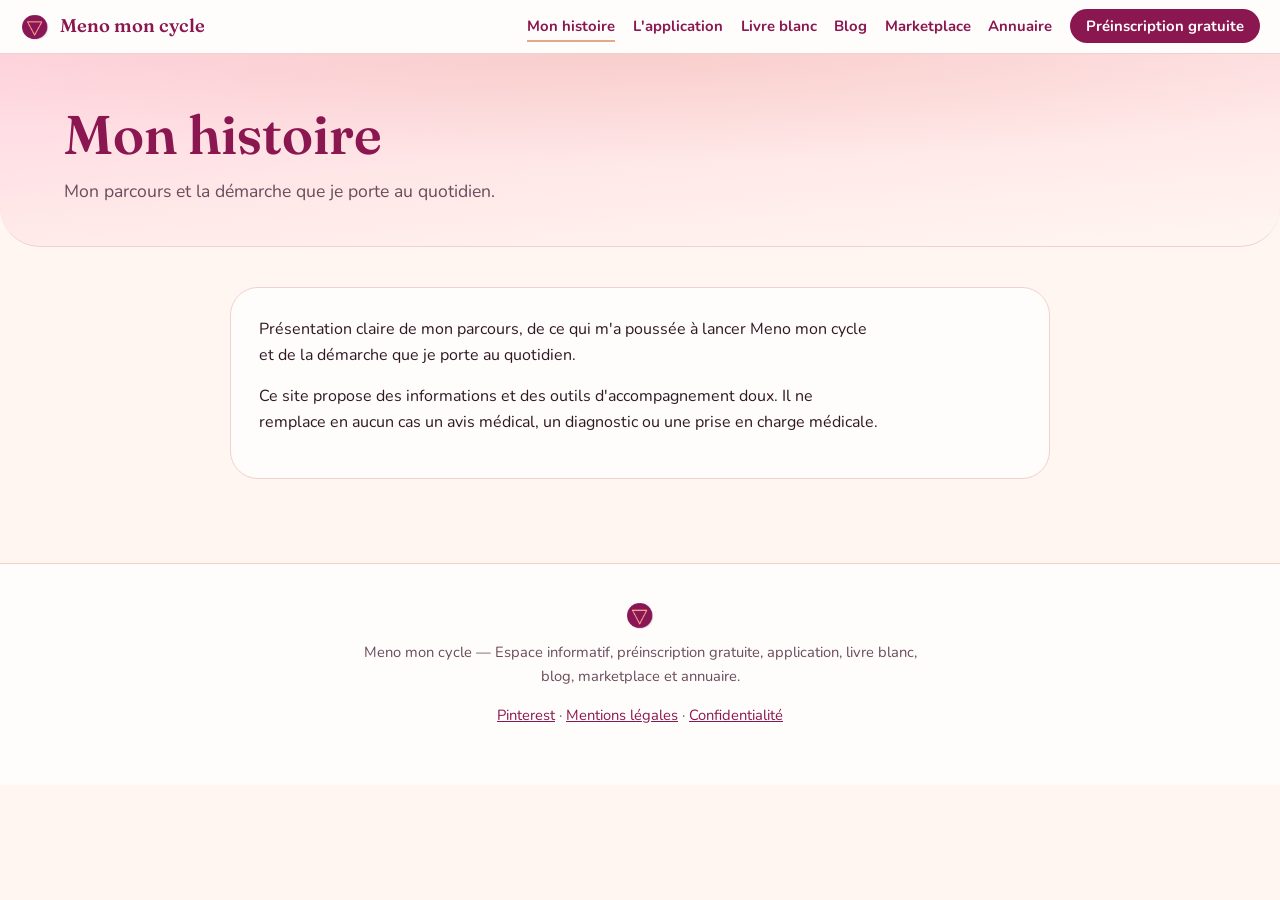
<file: mon-histoire[1].html>
<!DOCTYPE html>
<html lang="fr">
<head>
  <meta charset="UTF-8" />
  <meta name="viewport" content="width=device-width, initial-scale=1.0, viewport-fit=cover" />
  <title>Mon histoire — Meno mon cycle</title>
  <meta name="description" content="Mon parcours et ce qui m'a poussée à lancer Meno mon cycle." />
  <meta name="theme-color" content="#ffd5e1" />
  <link rel="icon" href="./favicon.png" />
  <link rel="apple-touch-icon" href="./apple-touch-icon.png" />
  <link rel="manifest" href="./manifest.webmanifest" />
  <link rel="preconnect" href="https://fonts.googleapis.com" />
  <link rel="preconnect" href="https://fonts.gstatic.com" crossorigin />
  <link href="https://fonts.googleapis.com/css2?family=Fraunces:opsz,wght@9..144,500;9..144,600;9..144,700&family=Nunito:wght@400;600;700&display=swap" rel="stylesheet" />
  <link rel="stylesheet" href="./style.css" />
</head>
<body>
  <a class="skip-link" href="#contenu">Aller au contenu</a>

  <nav class="main-nav" aria-label="Navigation principale">
    <a href="index.html" class="nav-brand">
      <img src="./favicon.png" alt="" class="nav-logo" width="30" height="30" />
      <span>Meno mon cycle</span>
    </a>
    <button class="nav-toggle" type="button" aria-expanded="false" aria-controls="nav-links">Menu</button>
    <ul class="nav-links" id="nav-links"><li><a href="mon-histoire.html" aria-current="page">Mon histoire</a></li><li><a href="application.html">L'application</a></li><li><a href="livre-blanc.html">Livre blanc</a></li><li><a href="blog.html">Blog</a></li><li><a href="marketplace.html">Marketplace</a></li><li><a href="annuaire.html">Annuaire</a></li><li><a href="preinscription.html" class="btn-nav">Préinscription gratuite</a></li></ul>
  </nav>

  <header class="page-hero"><h1>Mon histoire</h1><p>Mon parcours et la démarche que je porte au quotidien.</p></header>

  <main class="container" id="contenu">
    <section class="card">
      <p>Présentation claire de mon parcours, de ce qui m'a poussée à lancer Meno mon cycle et de la démarche que je porte au quotidien.</p>
      <p>Ce site propose des informations et des outils d'accompagnement doux. Il ne remplace en aucun cas un avis médical, un diagnostic ou une prise en charge médicale.</p>
    </section>
  </main>

  <footer class="site-footer">
    <img src="./favicon.png" alt="" class="footer-logo" width="30" height="30" />
    <p>Meno mon cycle — Espace informatif, préinscription gratuite, application, livre blanc, blog, marketplace et annuaire.</p>
    <p><a href="#pinterest">Pinterest</a> · <a href="mentions-legales.html">Mentions légales</a> · <a href="confidentialite.html">Confidentialité</a></p>
  </footer>
  <script src="./script.js" defer></script>
</body>
</html>
</file>
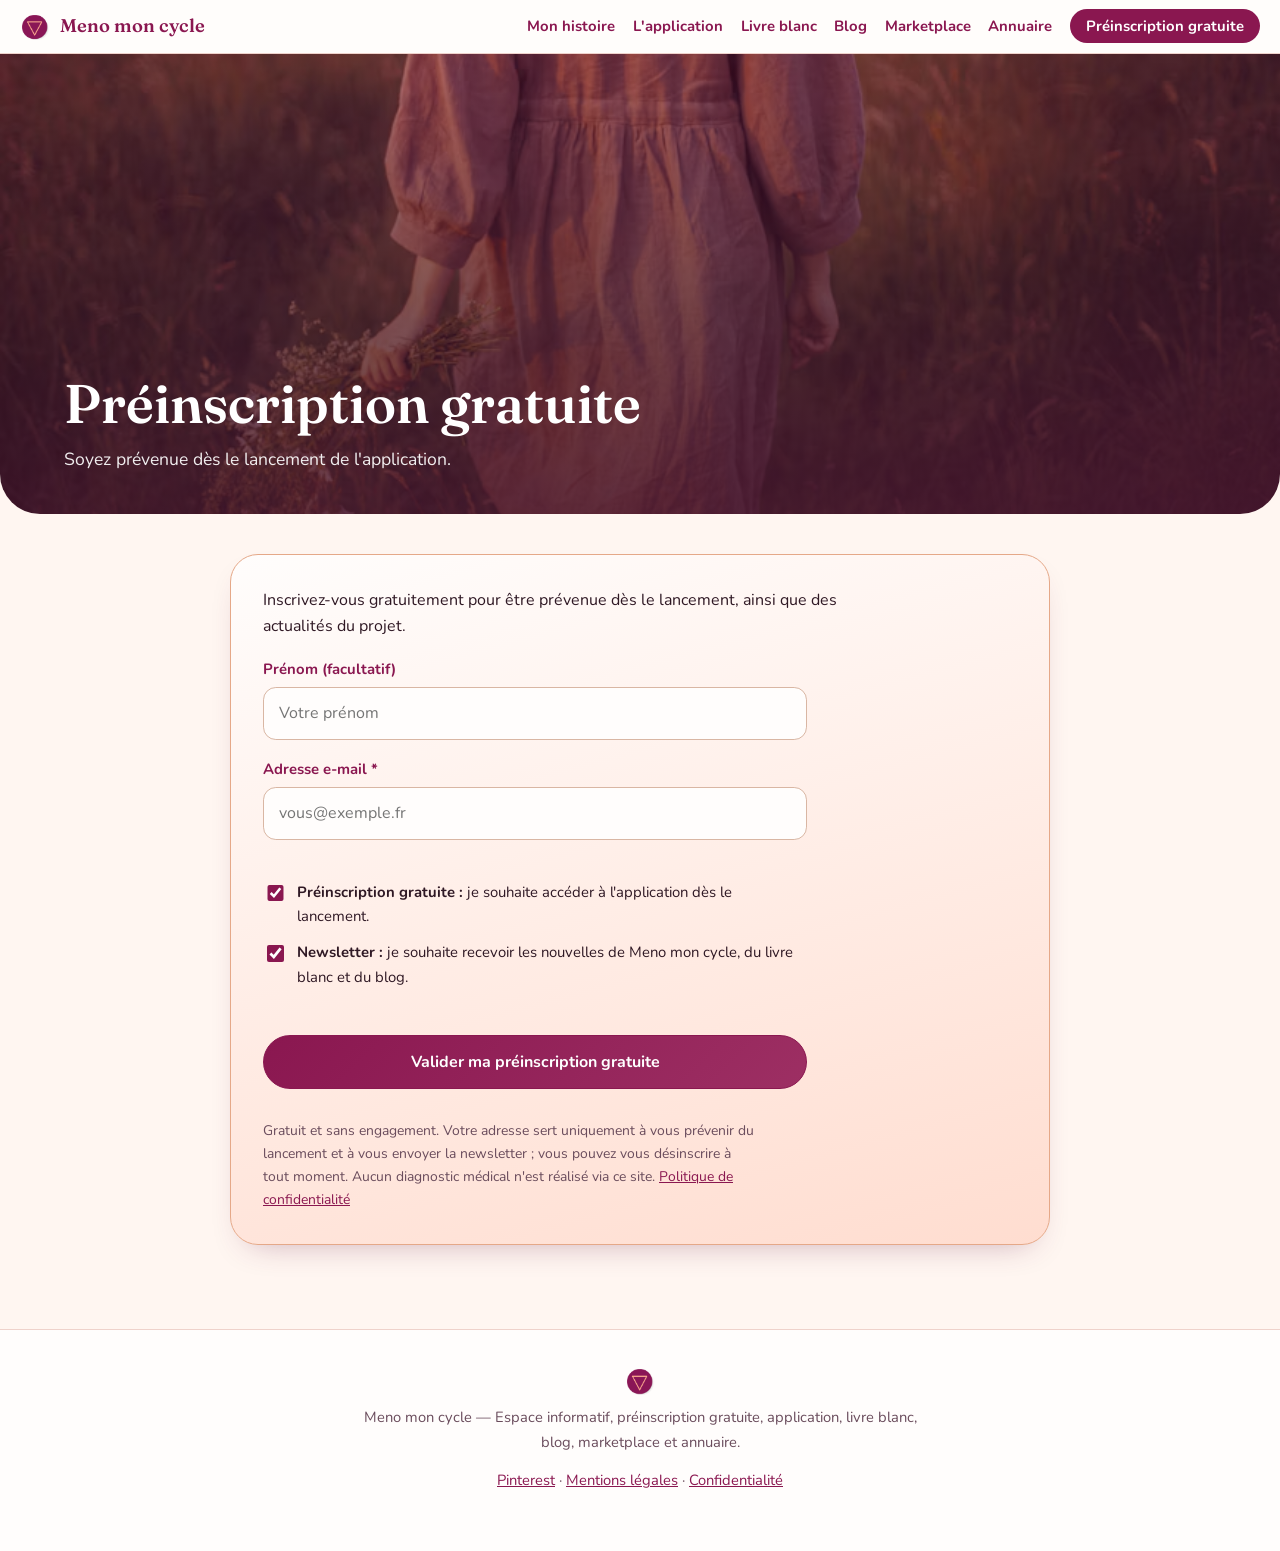
<file: preinscription.html>
<!DOCTYPE html>
<html lang="fr">
<head>
  <meta charset="UTF-8" />
  <meta name="viewport" content="width=device-width, initial-scale=1.0, viewport-fit=cover" />
  <title>Préinscription gratuite — Meno mon cycle</title>
  <meta name="description" content="Préinscription gratuite à l'application Meno mon cycle et newsletter." />
  <meta name="theme-color" content="#ffd5e1" />
  <link rel="icon" href="./favicon.png" />
  <link rel="apple-touch-icon" href="./apple-touch-icon.png" />
  <link rel="manifest" href="./manifest.webmanifest" />
  <link rel="preconnect" href="https://fonts.googleapis.com" />
  <link rel="preconnect" href="https://fonts.gstatic.com" crossorigin />
  <link href="https://fonts.googleapis.com/css2?family=Fraunces:opsz,wght@9..144,500;9..144,600;9..144,700&family=Nunito:wght@400;600;700&display=swap" rel="stylesheet" />
  <link rel="stylesheet" href="./style.css" />
</head>
<body>
  <div class="meno-splash" id="splash" aria-hidden="true">
    <div class="meno-splash__inner">
      <img src="./logo-meno.png" alt="" class="meno-splash__mark" width="132" height="132" />
      <div class="meno-splash__word">Respirez...</div>
      <div class="meno-splash__bar"><span></span></div>
    </div>
  </div>
  <noscript><style>.meno-splash{display:none}</style></noscript>
  <script>setTimeout(function () { var el = document.getElementById("splash"); if (el) el.remove(); }, 2900);</script>
  <a class="skip-link" href="#contenu">Aller au contenu</a>

  <nav class="main-nav" aria-label="Navigation principale">
    <a href="index.html" class="nav-brand">
      <img src="./favicon.png" alt="" class="nav-logo" width="30" height="30" />
      <span>Meno mon cycle</span>
    </a>
    <button class="nav-toggle" type="button" aria-expanded="false" aria-controls="nav-links">Menu</button>
    <ul class="nav-links" id="nav-links"><li><a href="mon-histoire.html">Mon histoire</a></li><li><a href="application.html">L'application</a></li><li><a href="livre-blanc.html">Livre blanc</a></li><li><a href="blog.html">Blog</a></li><li><a href="marketplace.html">Marketplace</a></li><li><a href="annuaire.html">Annuaire</a></li><li><a href="preinscription.html" class="btn-nav" aria-current="page">Préinscription gratuite</a></li></ul>
  </nav>

 <header class="page-hero has-photo" style="--hero-img: url('./dedos_bouquet.avif');"><h1>Préinscription gratuite</h1><p>Soyez prévenue dès le lancement de l'application.</p></header>

  <main class="container" id="contenu">
    <section class="card highlight-card">
      <p>Inscrivez-vous gratuitement pour être prévenue dès le lancement, ainsi que des actualités du projet.</p>
      <form id="signup-form" class="signup-form" novalidate>
        <div class="form-group">
          <label for="prenom">Prénom (facultatif)</label>
          <input id="prenom" name="prenom" type="text" placeholder="Votre prénom" autocomplete="given-name" />
        </div>
        <div class="form-group">
          <label for="email">Adresse e-mail *</label>
          <input id="email" name="email" type="email" placeholder="vous@exemple.fr" required autocomplete="email" aria-describedby="email-error" />
          <p class="field-error" id="email-error" role="alert"></p>
        </div>
        <div class="hp" aria-hidden="true">
          <label for="site-web">Ne pas remplir</label>
          <input id="site-web" name="site_web" type="text" tabindex="-1" autocomplete="off" />
        </div>
        <fieldset class="form-checkboxes" style="border:0;padding:0;margin:0;" aria-describedby="choice-error">
          <legend style="position:absolute;left:-9999px;">Ce que je souhaite recevoir</legend>
          <label class="checkbox-item">
            <input type="checkbox" name="precommande_app" value="oui" checked />
            <span><strong>Préinscription gratuite :</strong> je souhaite accéder à l'application dès le lancement.</span>
          </label>
          <label class="checkbox-item">
            <input type="checkbox" name="newsletter" value="oui" checked />
            <span><strong>Newsletter :</strong> je souhaite recevoir les nouvelles de Meno mon cycle, du livre blanc et du blog.</span>
          </label>
          <p class="field-error" id="choice-error" role="alert"></p>
        </fieldset>
        <button type="submit" class="btn" id="submit-btn">Valider ma préinscription gratuite</button>
        <p class="form-status" id="form-status" role="status" aria-live="polite" data-state="idle"></p>
      </form>
      <p class="form-note">Gratuit et sans engagement. Votre adresse sert uniquement à vous prévenir du lancement et à vous envoyer la newsletter ; vous pouvez vous désinscrire à tout moment. Aucun diagnostic médical n'est réalisé via ce site. <a href="confidentialite.html">Politique de confidentialité</a></p>
    </section>
  </main>

  <footer class="site-footer">
    <img src="./favicon.png" alt="" class="footer-logo" width="30" height="30" />
    <p>Meno mon cycle — Espace informatif, préinscription gratuite, application, livre blanc, blog, marketplace et annuaire.</p>
    <p><a href="#pinterest">Pinterest</a> · <a href="mentions-legales.html">Mentions légales</a> · <a href="confidentialite.html">Confidentialité</a></p>
  </footer>
  <script src="./script.js" defer></script>
</body>
</html>
</file>
<file: style.css>
/* ===== Palette issue de l'application Meno (pêche + prune) ===== */
:root {
  color-scheme: light;
  --peach: #e5a888;
  --plum: #8a1750;
  --plum-deep: #4a1630;
  --background: #fff6f1;
  --foreground: #2f1824;
  --card: #fffdfc;
  --muted-foreground: #6a4c5c;
  --secondary: #ffddd0;
  --accent: #f4cbb4;
  --border: #efd2cb;
  --input: #d9b6a3;
  --primary-foreground: #fff9f6;
  --alert: #a3321f;
  --ok: #2f6b4f;
  --radius: 1.75rem;
  --shadow-soft: 0 14px 34px -20px rgba(109, 36, 75, 0.45);
  --gradient-header: linear-gradient(175deg, #ffd5e1 0%, #ffe8e8 55%, var(--background) 100%);
  --font-display: "Fraunces", Georgia, serif;
  --font-sans: "Nunito", ui-rounded, system-ui, -apple-system, sans-serif;
}

*, *::before, *::after { box-sizing: border-box; }
html { scroll-behavior: smooth; -webkit-tap-highlight-color: transparent; }
body {
  margin: 0;
  font-family: var(--font-sans);
  background: var(--background);
  color: var(--foreground);
  line-height: 1.65;
  -webkit-font-smoothing: antialiased;
  padding-bottom: env(safe-area-inset-bottom, 0);
}
h1, h2, h3 { font-family: var(--font-display); color: var(--plum); line-height: 1.2; margin: 0 0 .75rem; font-weight: 600; }
h1 { font-size: clamp(2.2rem, 5vw, 3.4rem); }
h2 { font-size: clamp(1.45rem, 2.6vw, 1.9rem); }
h3 { font-size: 1.12rem; }
p { margin: 0 0 .9rem; max-width: 62ch; }
a { color: var(--plum); }
a:hover { color: var(--plum-deep); }
:focus-visible { outline: 3px solid var(--peach); outline-offset: 3px; border-radius: 6px; }
section[id], header[id] { scroll-margin-top: 5rem; }

.skip-link {
  position: absolute; left: 1rem; top: -4rem; z-index: 100;
  background: var(--plum); color: var(--primary-foreground);
  padding: .6rem 1rem; border-radius: 999px; text-decoration: none; font-weight: 700;
}
.skip-link:focus { top: .75rem; }

/* ===== Navigation ===== */
.main-nav {
  position: sticky; top: 0; z-index: 50;
  display: flex; align-items: center; justify-content: space-between; gap: 1rem;
  padding: .7rem 1.25rem; padding-top: calc(.7rem + env(safe-area-inset-top, 0));
  background: color-mix(in srgb, var(--card) 92%, transparent);
  backdrop-filter: blur(10px);
  border-bottom: 1px solid var(--border);
}
.nav-brand { display: inline-flex; align-items: center; gap: .6rem; font-family: var(--font-display); font-weight: 600; font-size: 1.15rem; text-decoration: none; }
.nav-logo, .footer-logo { width: 30px; height: 30px; object-fit: contain; border-radius: 50%; }
.nav-toggle {
  display: none; background: none; border: 1px solid var(--border); border-radius: .7rem;
  padding: .45rem .7rem; color: var(--plum); font: inherit; font-weight: 700; cursor: pointer;
}
.nav-links { display: flex; flex-wrap: wrap; align-items: center; gap: .4rem 1.1rem; list-style: none; margin: 0; padding: 0; font-size: .93rem; }
.nav-links a { text-decoration: none; font-weight: 700; padding: .25rem 0; border-bottom: 2px solid transparent; }
.nav-links a.active { border-bottom-color: var(--peach); }
.nav-links a.btn-nav {
  background: var(--plum); color: #fff; padding: .45rem 1rem; border-radius: 999px; border-bottom: none;
}
.nav-links a.btn-nav:hover { background: var(--plum-deep); color: #fff; }

/* ===== En-tête : seul moment animé de la page ===== */
.site-header {
  text-align: center; padding: 3.5rem 1.5rem 3rem;
  background:
    radial-gradient(90% 70% at 50% 0%, color-mix(in srgb, var(--peach) 28%, transparent) 0%, transparent 70%),
    var(--gradient-header);
  border-bottom: 1px solid var(--border);
  border-radius: 0 0 2.5rem 2.5rem;
}
.site-logo {
  width: 112px; height: 112px; object-fit: contain; margin: 0 auto 1.1rem; display: block;
  animation: logo-in .9s ease-out both, logo-breathe 4s ease-in-out .9s infinite;
}
.site-header h1 { animation: rise .6s ease-out .35s both; }
.subtitle { margin: .5rem auto 1.5rem; max-width: 40rem; color: var(--muted-foreground); font-size: 1.08rem; animation: rise .6s ease-out .5s both; }
.hero-actions { animation: rise .6s ease-out .65s both; }
@keyframes logo-in { from { opacity: 0; transform: scale(.92); } to { opacity: 1; transform: none; } }
@keyframes logo-breathe { 0%,100% { transform: scale(1) rotate(0); } 50% { transform: scale(1.04) rotate(-2deg); } }
@keyframes rise { from { opacity: 0; transform: translateY(10px); } to { opacity: 1; transform: none; } }

/* ===== Hero avec photo + grand logo officiel à droite ===== */
.site-header.hero {
  min-height: min(78vh, 640px);
  display: flex;
  flex-direction: column;
  justify-content: flex-end;
  align-items: stretch;
  text-align: left;
  padding: 3rem clamp(1.25rem, 5vw, 4rem) 3rem;
  color: #fff;
  border-bottom: none;
  background:
    linear-gradient(to top, rgba(74,22,48,.82) 0%, rgba(74,22,48,.42) 55%, rgba(74,22,48,.18) 100%),
    url("./hero.avif") center / cover no-repeat,
    var(--plum);
}

.hero-inner {
  width: 100%;
  max-width: 1180px;
  margin: 0 auto;
  display: flex;
  align-items: flex-end;
  justify-content: space-between;
  gap: 2.5rem;
}

.hero-content {
  flex: 1;
  max-width: 38rem;
}

.hero-visual {
  flex-shrink: 0;
  display: flex;
  align-items: center;
  justify-content: center;
  align-self: center;
}

.hero-logo {
  width: clamp(200px, 24vw, 310px);
  height: auto;
  object-fit: contain;
  display: block;
  filter: drop-shadow(0 14px 32px rgba(47, 24, 36, 0.35));
  animation: logo-in .9s ease-out .35s both, logo-breathe 4s ease-in-out 1.25s infinite;
}

.hero h1 { color: #fff; font-size: clamp(2.4rem, 6.2vw, 4.4rem); max-width: 14ch; margin-bottom: 1rem; }
.hero .subtitle { color: rgba(255,255,255,.92); margin: 0 0 1.5rem; max-width: 34rem; font-size: 1.15rem; }
.hero .hero-actions { justify-content: flex-start; }
.btn-light { background: #fff; background-image: none; color: var(--plum); border-color: #fff; }
.btn-light:hover { background: var(--secondary); color: var(--plum-deep); }
.btn-ghost { background: transparent; background-image: none; color: #fff; border-color: rgba(255,255,255,.75); }
.btn-ghost:hover { background: rgba(255,255,255,.16); color: #fff; }

@media (max-width: 820px) {
  .site-header.hero {
    min-height: auto;
    padding-top: 2.5rem;
  }
  .hero-inner {
    flex-direction: column-reverse;
    align-items: flex-start;
    gap: 1.75rem;
  }
  .hero-visual {
    align-self: center;
  }
  .hero-logo {
    width: 180px;
  }
}

.page-hero.has-photo {
  position: relative;
  min-height: min(58vh, 460px);
  display: flex;
  flex-direction: column;
  justify-content: flex-end;
  align-items: flex-start;
  text-align: left;
  padding: 2.5rem clamp(1.25rem, 5vw, 4rem) 2.5rem;
  color: #fff;
  border-bottom: none;
  border-radius: 0 0 2.5rem 2.5rem;
  background:
    linear-gradient(
      175deg,
      rgba(138, 23, 80, 0.35) 0%,
      rgba(74, 22, 48, 0.65) 55%,
      rgba(74, 22, 48, 0.88) 100%
    ),
    var(--hero-img, url("./hero.avif")) center / cover no-repeat,
    var(--plum);
}
.page-hero.has-photo h1 { color: #fff; margin-bottom: .5rem; }
.page-hero.has-photo p { color: rgba(255, 255, 255, 0.92); max-width: 38rem; margin: 0; }

/* ===== Écran de chargement : le logo animé, comme dans l'application ===== */
.meno-splash {
  position: fixed; inset: 0; z-index: 90; display: grid; place-items: center; padding: 2rem; text-align: center;
  background:
    radial-gradient(120% 80% at 50% 0%, #ffd5e1 0%, transparent 60%),
    linear-gradient(170deg, var(--secondary) 0%, var(--background) 55%, #ffe9e1 100%);
  animation: splash-fade .5s ease-in 2.3s forwards;
}
.meno-splash__inner { display: grid; justify-items: center; }
.meno-splash__mark {
  width: 132px; height: 132px; object-fit: contain; opacity: 0;
  animation: splash-in .9s ease-out forwards, logo-breathe 3.6s ease-in-out .9s infinite;
}
.meno-splash__word {
  margin-top: 1.1rem; font-family: var(--font-display); font-size: 1.9rem; font-weight: 500;
  letter-spacing: .22em; color: var(--plum);
  opacity: 0; transform-origin: center center;
  animation: splash-in .9s ease-out forwards, meno-breathe 2.4s ease-in-out .9s infinite;
}
.meno-splash__bar { margin-top: 1.4rem; width: 116px; height: 4px; border-radius: 999px; background: rgba(138,23,80,.16); overflow: hidden; }
.meno-splash__bar span { display: block; height: 100%; width: 0; border-radius: 999px; background: linear-gradient(135deg, var(--plum), #9d2f63); animation: splash-bar 1.8s ease-out .3s forwards; }
@keyframes splash-in { from { opacity: 0; transform: scale(.92); } to { opacity: 1; transform: none; } }
@keyframes splash-bar { to { width: 100%; } }
@keyframes splash-fade { to { opacity: 0; visibility: hidden; } }
@keyframes meno-breathe {
  0%, 100% { transform: scale(1); }
  50% { transform: scale(1.08); }
}

/* ===== Boutons ===== */
.hero-actions, .links-row { display: flex; flex-wrap: wrap; justify-content: center; gap: .75rem; margin-top: 1rem; }
.links-row { justify-content: flex-start; }
.btn {
  display: inline-flex; align-items: center; justify-content: center; text-align: center;
  padding: .8rem 1.4rem; border-radius: 999px; border: 1px solid var(--plum);
  background: linear-gradient(135deg, var(--plum), #9d2f63); color: #fff; font: inherit; font-weight: 700; text-decoration: none; cursor: pointer;
  transition: background-color .2s, transform .2s;
}
.btn:hover { background: var(--plum-deep); color: #fff; transform: translateY(-1px); }
.btn:disabled { opacity: .6; cursor: wait; transform: none; }
.btn-secondary { background: transparent; background-image: none; color: var(--plum); border-color: var(--peach); }
.btn-secondary:hover { background: var(--secondary); color: var(--plum-deep); }

/* ===== Contenu ===== */
.container { max-width: 860px; margin: 0 auto; padding: 2.5rem 1.25rem 3.5rem; }
.card {
  background: var(--card); border: 1px solid var(--border);
  border-radius: var(--radius); padding: 1.75rem; margin-bottom: 1.75rem;
}
.highlight-card {
  background: linear-gradient(165deg, var(--card) 0%, var(--secondary) 100%);
  border-color: var(--peach); box-shadow: var(--shadow-soft); padding: 2rem;
}
.grid-cards { display: grid; grid-template-columns: repeat(auto-fit, minmax(230px, 1fr)); gap: 1rem; margin-top: 1.1rem; }
.mini-card, .account-box {
  background: var(--background); border: 1px solid var(--border);
  border-radius: calc(var(--radius) - 6px); padding: 1.15rem;
}
.mini-card p { font-size: .95rem; color: var(--muted-foreground); }
.account-box { margin-top: 1.25rem; }
.text-link { font-weight: 700; }

/* ===== Formulaire ===== */
.signup-form { display: grid; gap: 1.1rem; margin-top: 1.1rem; max-width: 34rem; }
.form-group { display: grid; gap: .35rem; }
.form-group label { font-weight: 700; font-size: .93rem; color: var(--plum); }
.form-group input[type="text"], .form-group input[type="email"] {
  padding: .75rem .95rem; border-radius: .8rem; border: 1px solid var(--input);
  background: var(--card); color: var(--foreground); font: inherit; font-size: 1rem;
}
.form-group input:focus { outline: 3px solid var(--peach); border-color: var(--plum); }
.form-group input[aria-invalid="true"] { border-color: var(--alert); }
.field-error { color: var(--alert); font-size: .88rem; min-height: 1.2em; margin: 0; }
.form-checkboxes { display: grid; gap: .7rem; }
.checkbox-item { display: flex; gap: .65rem; align-items: flex-start; font-size: .93rem; cursor: pointer; }
.checkbox-item input { margin-top: .3rem; accent-color: var(--plum); width: 1.05rem; height: 1.05rem; flex: none; }
.hp { position: absolute; left: -9999px; width: 1px; height: 1px; overflow: hidden; }
.form-status { margin: 0; padding: 0; border-radius: .9rem; font-weight: 600; max-width: 34rem; }
.form-status[data-state="ok"], .form-status[data-state="info"], .form-status[data-state="error"] { padding: .9rem 1.1rem; }
.form-status[data-state="ok"] { background: color-mix(in srgb, var(--ok) 14%, var(--card)); color: var(--ok); border: 1px solid var(--ok); animation: rise .35s ease-out both; }
.form-status[data-state="error"] { background: color-mix(in srgb, var(--alert) 12%, var(--card)); color: var(--alert); border: 1px solid var(--alert); }
.form-status[data-state="info"] { background: var(--secondary); color: var(--plum-deep); border: 1px solid var(--peach); }
.form-note { font-size: .87rem; color: var(--muted-foreground); margin: .85rem 0 0; }

/* ===== Pied de page ===== */
.site-footer { text-align: center; padding: 2.25rem 1.25rem 2.75rem; border-top: 1px solid var(--border); background: var(--card); color: var(--muted-foreground); font-size: .92rem; }
.site-footer p { margin-left: auto; margin-right: auto; }
.footer-logo { margin: 0 auto .6rem; display: block; }

/* ===== Mobile ===== */
@media (max-width: 760px) {
  .nav-toggle { display: inline-block; }
  .nav-links {
    display: none; width: 100%; flex-direction: column; align-items: flex-start;
    padding: .5rem 0 .75rem; gap: .2rem;
  }
  .nav-links.open { display: flex; }
  .main-nav { flex-wrap: wrap; }
  .nav-links li, .nav-links a { width: 100%; }
  .nav-links a { display: block; padding: .6rem 0; }
  .nav-links a.btn-nav { text-align: center; margin-top: .35rem; }
  .card, .highlight-card { padding: 1.35rem; }
  .links-row .btn, .hero-actions .btn { width: 100%; }
}

@media (prefers-reduced-motion: reduce) {
  html { scroll-behavior: auto; }
  .site-logo, .hero-logo, .site-header h1, .subtitle, .hero-actions, .form-status { animation: none !important; }
  .meno-splash { display: none; }
  .btn { transition: none; }
}

/* ===== Site multi-pages ===== */
.nav-links a[aria-current="page"] { border-bottom-color: var(--peach); }
.nav-links a.btn-nav[aria-current="page"] { border-bottom: none; }
.page-hero {
  background: radial-gradient(90% 80% at 50% 0%, color-mix(in srgb, var(--peach) 26%, transparent) 0%, transparent 70%), var(--gradient-header);
  border-bottom: 1px solid var(--border); border-radius: 0 0 2.5rem 2.5rem;
  padding: 3rem clamp(1.25rem, 5vw, 4rem) 2.5rem;
}
.page-hero h1 { margin-bottom: .6rem; }
.page-hero p { color: var(--muted-foreground); font-size: 1.1rem; max-width: 40rem; margin: 0; }
.link-grid { display: grid; gap: .9rem; margin-top: 1.25rem; }
.link-card {
  display: flex; align-items: center; justify-content: space-between; gap: 1rem;
  padding: 1.1rem 1.4rem; background: var(--card); border: 1px solid var(--border);
  border-radius: var(--radius); text-decoration: none; color: var(--muted-foreground);
  transition: background-color .2s, transform .2s;
}
.link-card:hover { background: var(--secondary); transform: translateX(3px); color: var(--plum-deep); }
.link-card strong { display: block; font-family: var(--font-display); font-size: 1.2rem; color: var(--plum); font-weight: 600; }
.link-card::after { content: "\203A"; font-size: 1.8rem; color: var(--plum); line-height: 1; }
.intro { font-size: 1.1rem; }

.meno-brand {
  display: inline-block;
  font-family: "Varela Round", "Nunito", ui-rounded, sans-serif;
  color: var(--plum);
  font-size: 1.35em;
  font-weight: 700;
  line-height: 1.15;
}
</file>
